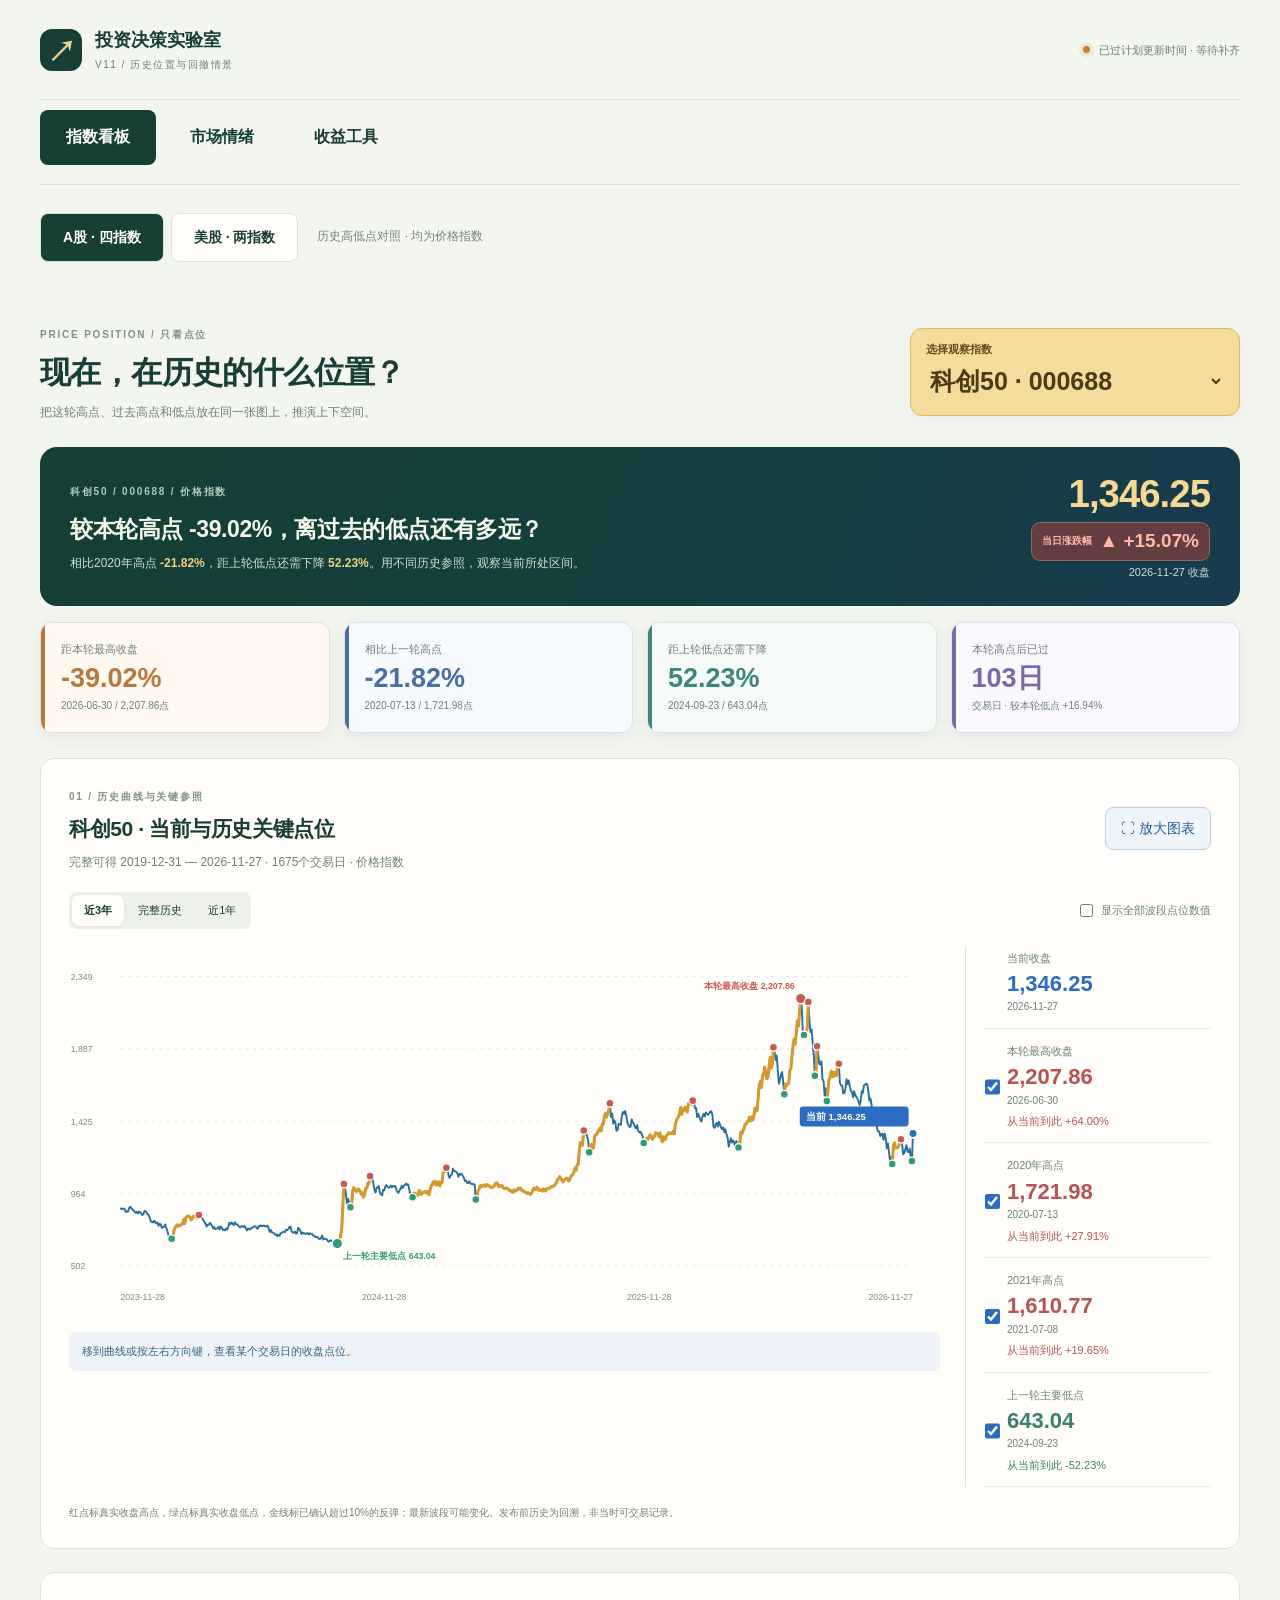
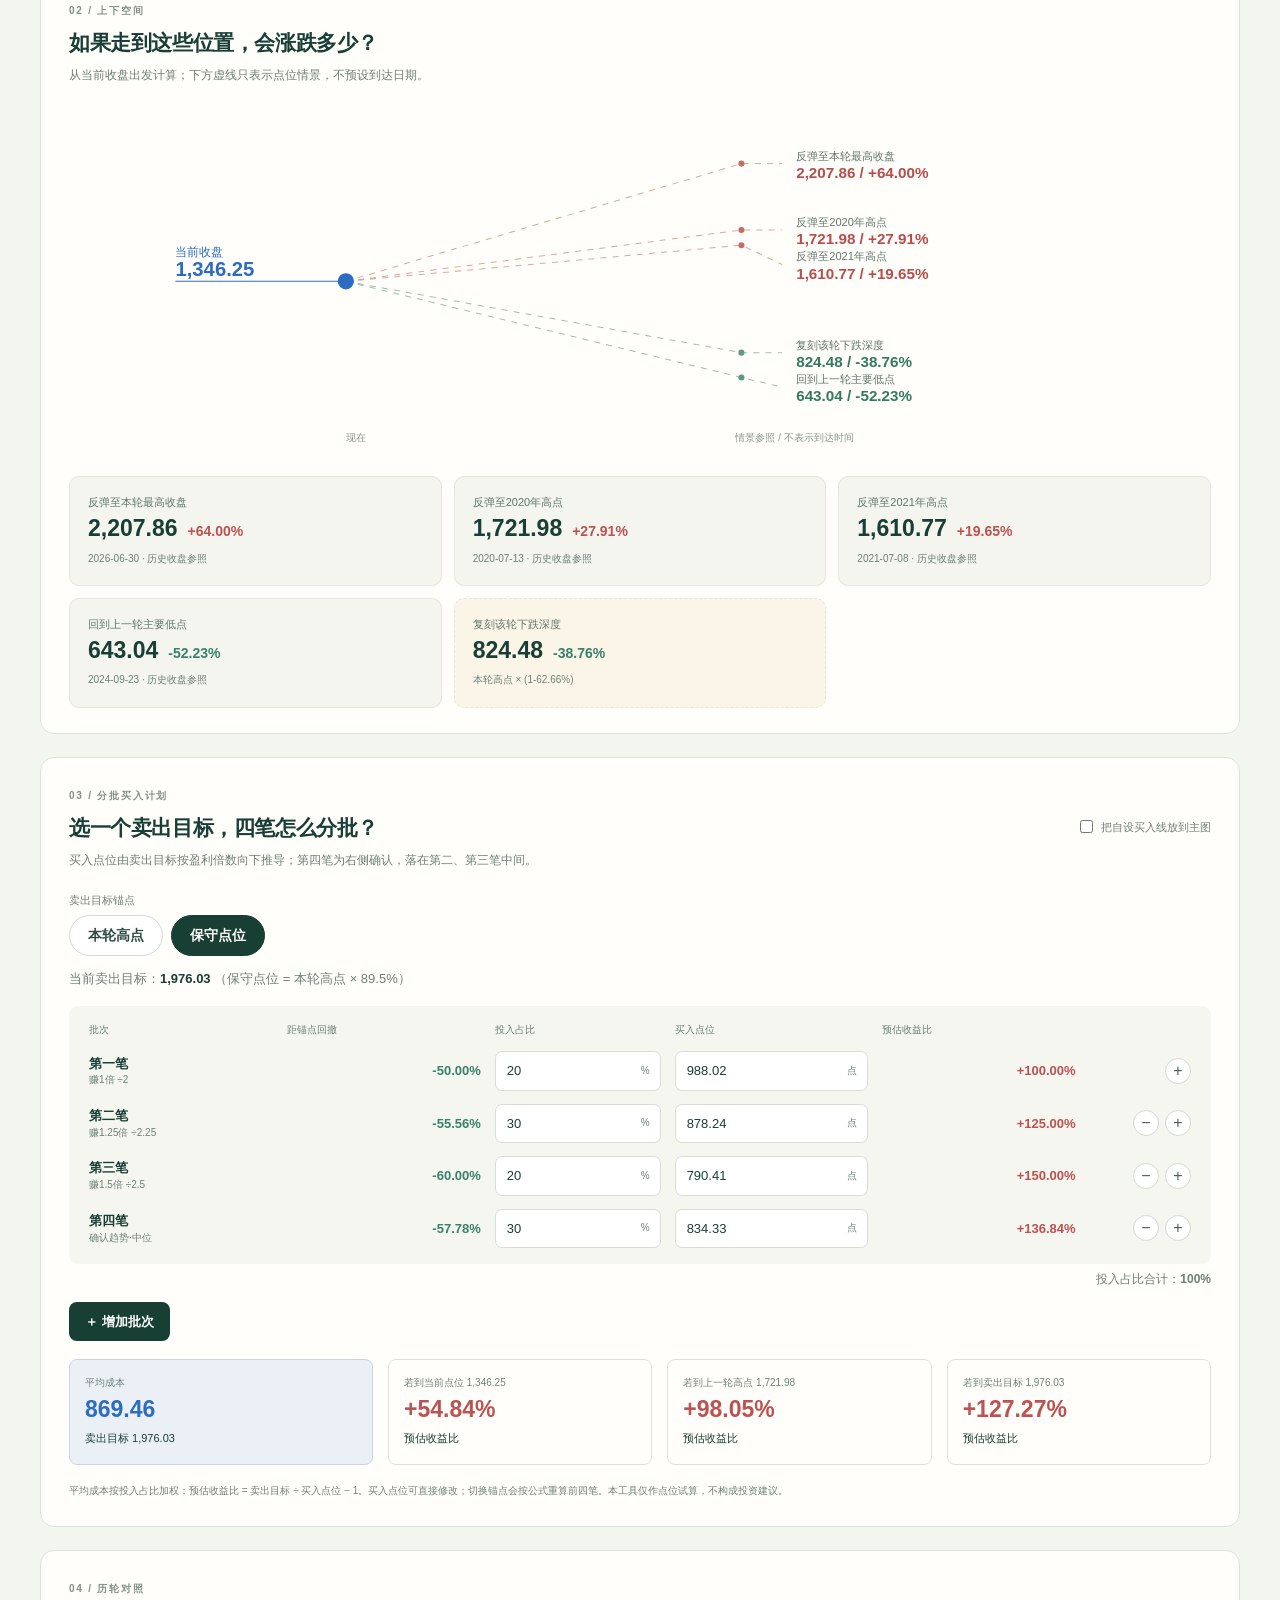
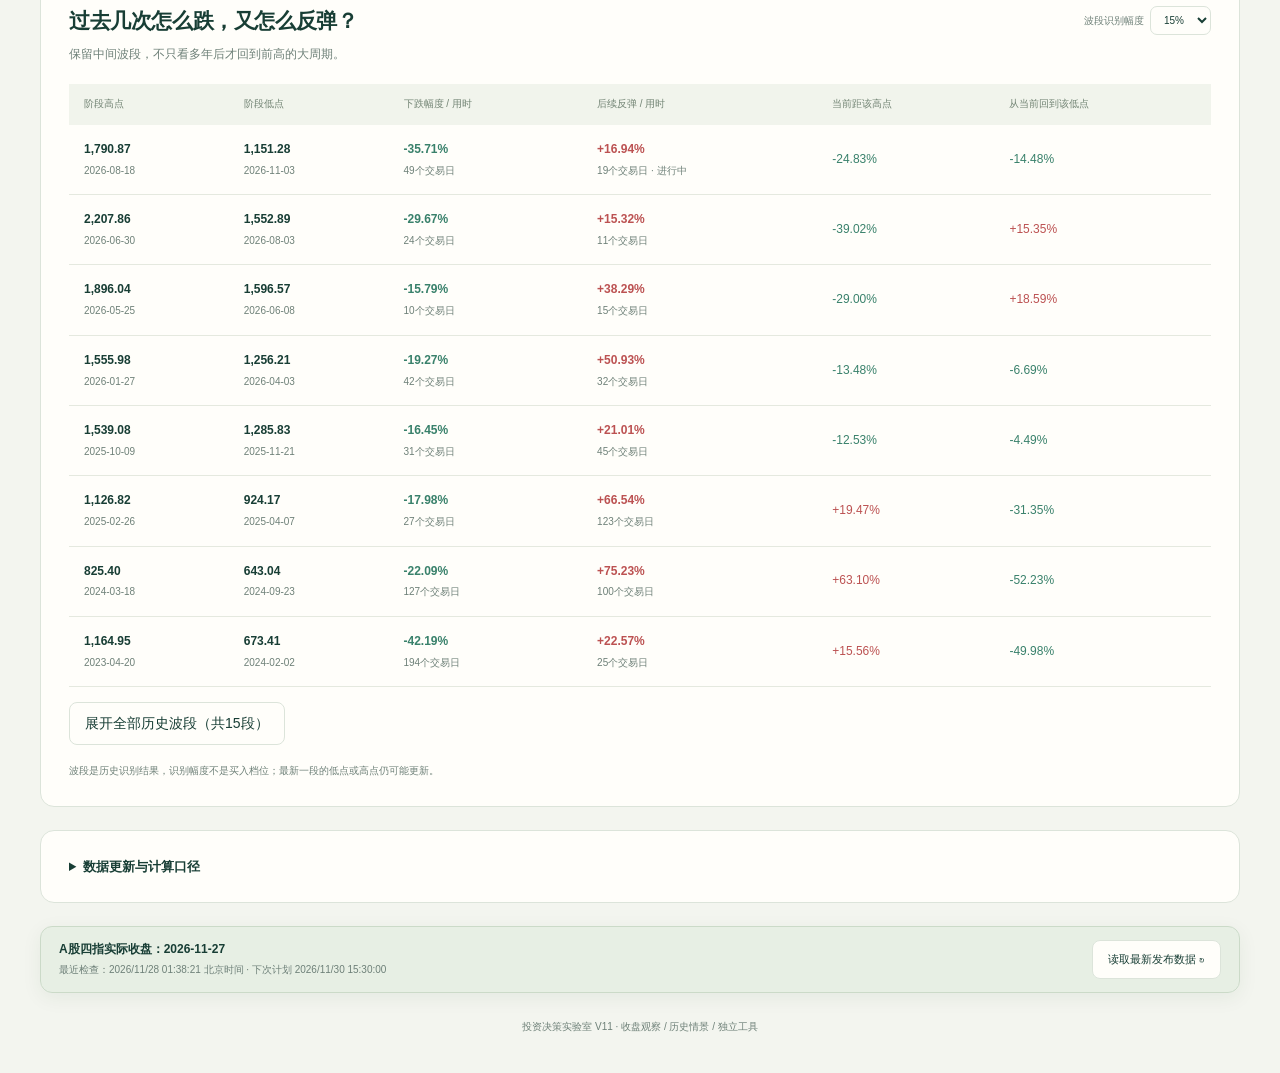
<file: index.html>
<!doctype html><html lang="zh-CN"><head><meta charset="utf-8"><meta name="viewport" content="width=device-width,initial-scale=1"><title>投资决策实验室 · V11</title><link rel="stylesheet" href="map-style.css?v=20261103r2"></head><body>
<header><a class="brand" href="#"><span class="brand-icon">↗</span><span>投资决策实验室<small>V11 / 历史位置与回撤情景</small></span></a><div class="status-pill"><i></i><span id="serviceState">正在连接每日收盘数据</span></div></header>
<main><nav class="main-nav" aria-label="主导航"><button data-page="indices" class="active">指数看板</button><button data-page="sentiment">市场情绪</button><button data-page="tools">收益工具</button></nav><div id="indicesPage"><div class="market-switch" role="group" aria-label="市场选择"><button data-market="cn" class="active">A股 · 四指数</button><button data-market="us">美股 · 两指数</button><span id="marketNote">历史高低点对照 · 均为价格指数</span></div><section class="intro"><div><span class="eyebrow">PRICE POSITION / 只看点位</span><h1>现在，在历史的什么位置？</h1><p id="introText">把这轮高点、过去高点和低点放在同一张图上，推演上下空间。</p></div><label class="index-picker">选择观察指数<select id="indexSelect" aria-label="选择观察指数"><option value="000688">科创50 · 000688</option><option value="000698">科创100 · 000698</option><option value="000699">科创200 · 000699</option><option value="399006">创业板指 · 399006</option></select></label></section>
<section id="daily" class="daily"></section><div id="metrics" class="metrics"></div>
<section class="panel map-panel"><div class="section-head"><div><span class="eyebrow">01 / 历史曲线与关键参照</span><h2 id="chartTitle">指数点位地图</h2><p id="chartDates"></p></div><button id="zoomButton" class="zoom-button">⛶ 放大图表</button></div><div class="chart-tools"><div id="ranges" class="segmented"><button data-range="three" class="active">近3年</button><button data-range="all" id="allRange">完整历史</button><button data-range="year">近1年</button></div><label class="check"><input type="checkbox" id="showStages"> 显示全部波段点位数值</label></div><div class="map-grid"><div class="plot-column"><div id="plot"></div><div class="chart-tip" id="chartTip" aria-live="polite">移到曲线或按左右方向键，查看某个交易日的收盘点位。</div></div><div id="anchorList" class="anchor-list"></div></div><div id="chinextCycles" class="cycle-grid" hidden></div><p class="chart-note" id="chartMethod"></p></section>
<section class="panel"><div class="section-head"><div><span class="eyebrow">02 / 上下空间</span><h2>如果走到这些位置，会涨跌多少？</h2><p>从当前收盘出发计算；下方虚线只表示点位情景，不预设到达日期。</p></div></div><div id="scenarioPlot"></div><div id="scenarioCards" class="scenario-cards"></div></section>
<section class="panel plan-panel"><div class="section-head"><div><span class="eyebrow">03 / 分批买入计划</span><h2>选一个卖出目标，四笔怎么分批？</h2><p>买入点位由卖出目标按盈利倍数向下推导；第四笔为右侧确认，落在第二、第三笔中间。</p></div></div><div class="plan-controls"><div class="plan-ctl"><span>卖出目标锚点</span><div class="anchor-btns"><button id="anchorHigh" class="anchor-btn" type="button">本轮高点</button><button id="anchorCons" class="anchor-btn active" type="button">保守点位</button></div></div></div><div class="anchor-hint">当前卖出目标：<b id="planAnchorVal">—</b> <span id="planAnchorNote"></span></div><div class="tranche-inputs" id="trancheInputs"></div><div class="sum" id="planSum">投入占比合计：<b id="planWSum">—</b></div><button class="add-batch" id="planAddBatch" type="button">＋ 增加批次</button><p id="planError" role="alert"></p><div id="planResult"></div><p class="chart-note">平均成本按投入占比加权；预估收益比 = 卖出目标 ÷ 买入点位 − 1。买入点位可直接修改；切换锚点会按公式重算前四笔。本工具仅作点位试算，不构成投资建议。</p></section>
<section class="panel" id="usEvidence" hidden></section><section class="panel"><div class="section-head"><div><span class="eyebrow">04 / 历轮对照</span><h2>过去几次怎么跌，又怎么反弹？</h2><p>保留中间波段，不只看多年后才回到前高的大周期。</p></div><label class="small-select">波段识别幅度<select id="waveSize"><option value="0.1">10%</option><option value="0.15" selected>15%</option><option value="0.2">20%</option></select></label></div><div id="historyTable" class="table-scroll"></div><p class="chart-note">波段是历史识别结果，识别幅度不是买入档位；最新一段的低点或高点仍可能更新。</p></section>
<details class="panel sources"><summary>数据更新与计算口径</summary><div id="sourceDetails"></div><p>A股收盘后半小时（北京时间15:30）检查；美股按交易日历的实际收盘后半小时检查，自动区分夏令时、冬令时和提前收市。</p><p>任务排队、数据源延迟会影响到达时间，页面保留真实收盘日期及错误状态。美股情景只平移历史跌幅，不预测最低点、收益或到达日期。普通／深度／恐慌是观察分类，不是已验证的买入信号。</p><p>A股四指数均为价格指数；创业板的2024年低点、2018年低点和2012年极端低点分别标注。所有金额试算均不计交易佣金。</p></details><div class="update-bar"><div><b id="updateLabel">读取数据中</b><small id="checkedLabel"></small></div><button id="refreshButton">检查最新收盘 ↻</button></div></div><section id="legacyPage" hidden><iframe id="legacyFrame" title="市场情绪与收益工具" sandbox="allow-scripts allow-same-origin allow-downloads"></iframe></section><footer>投资决策实验室 V11 · 收盘观察 / 历史情景 / 独立工具</footer></main>
<dialog id="zoom"><div class="dialog-head"><h2 id="zoomTitle"></h2><button id="closeZoom" aria-label="关闭放大图表">关闭 ×</button></div><div id="zoomPlot"></div><p class="chart-tip" id="zoomTip"></p></dialog>
<script src="price-core.js?v=20261103r2"></script><script src="wave-core.js?v=20261103r2"></script><script src="seed.js?v=20261103r2"></script><script src="price-view.js?v=20261115r2"></script></body></html>
</file>
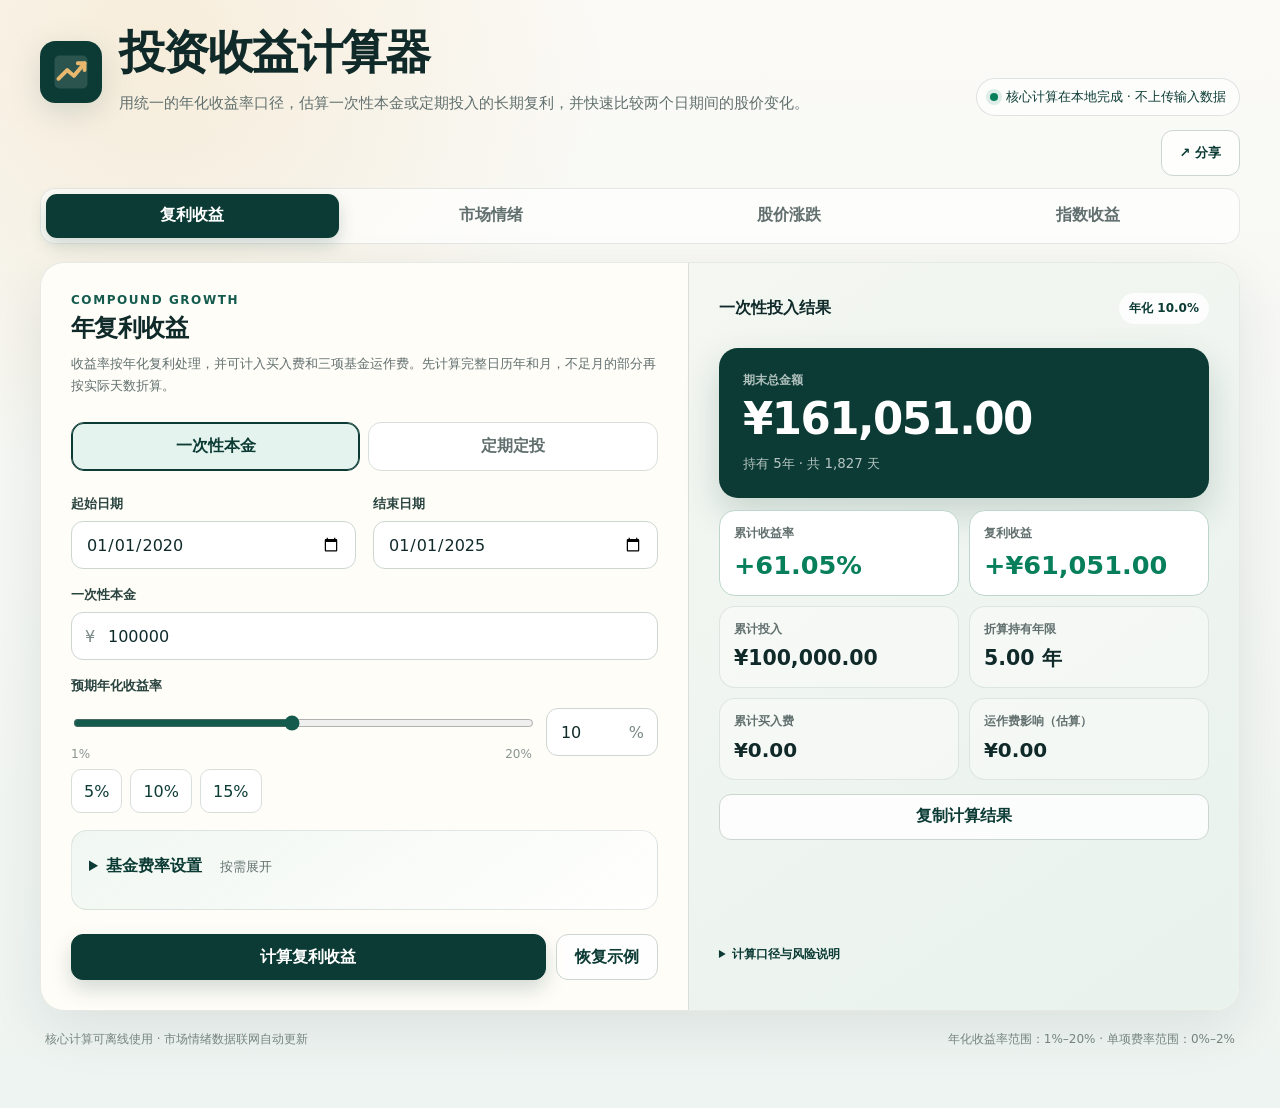
<file: legacy-calculator.html>
<!doctype html>
<html lang="zh-CN">
<head>
  <meta charset="utf-8">
  <meta name="viewport" content="width=device-width, initial-scale=1">
  <link rel="canonical" href="https://ggboy-01.github.io/compound-return-calculator/">
  <meta name="color-scheme" content="light">
  <meta name="theme-color" content="#0b3b34">
  <title>投资收益计算器</title>
  <meta name="description" content="计算一次性本金、定期定投的年复利收益和股价涨跌幅，并参考 VIX、VXN 的近5年分位调整定投金额。">
  <link rel="icon" href="data:image/svg+xml,%3Csvg xmlns='http://www.w3.org/2000/svg' viewBox='0 0 64 64'%3E%3Crect width='64' height='64' rx='16' fill='%230b3b34'/%3E%3Cpath d='M15 44V20a5 5 0 0 1 5-5h24a5 5 0 0 1 5 5v24a5 5 0 0 1-5 5H20a5 5 0 0 1-5-5Z' fill='%23fff' opacity='.13'/%3E%3Cpath d='m19 39 9-9 7 6 11-13' fill='none' stroke='%23e7b86d' stroke-width='4' stroke-linecap='round' stroke-linejoin='round'/%3E%3Cpath d='M39 23h7v7' fill='none' stroke='%23e7b86d' stroke-width='4' stroke-linecap='round' stroke-linejoin='round'/%3E%3C/svg%3E">
  <style>
    :root {
      --ink: #102a2a;
      --muted: #61706e;
      --forest: #0b3b34;
      --forest-2: #145b4e;
      --mint: #e5f3ee;
      --cream: #f7f3ea;
      --paper: #fffdf8;
      --line: #d8dfdb;
      --gold: #e7b86d;
      --rise: #087f5b;
      --fall: #c54136;
      --shadow: 0 18px 55px rgba(18, 44, 39, .09);
      --radius: 24px;
    }

    * { box-sizing: border-box; }

    html { scroll-behavior: smooth; }

    body {
      margin: 0;
      min-width: 320px;
      color: var(--ink);
      background:
        radial-gradient(circle at 12% 4%, rgba(231, 184, 109, .20), transparent 28rem),
        linear-gradient(180deg, #fbfaf6 0, #eef4f1 100%);
      font-family: "Segoe UI", "Microsoft YaHei", system-ui, -apple-system, sans-serif;
      font-variant-numeric: tabular-nums;
    }

    button, input, select { font: inherit; }

    button { cursor: pointer; }

    .shell {
      width: min(1120px, calc(100% - 32px));
      margin: 0 auto;
      padding: 44px 0 58px;
    }

    .hero {
      display: grid;
      grid-template-columns: minmax(0, 1fr) auto;
      gap: 32px;
      align-items: end;
      margin-bottom: 28px;
    }

    .brand { display: flex; align-items: center; gap: 17px; }

    .logo {
      width: 62px;
      height: 62px;
      flex: 0 0 auto;
      filter: drop-shadow(0 9px 15px rgba(11, 59, 52, .15));
    }

    h1 {
      margin: 0;
      font-family: Georgia, "Songti SC", "STSong", serif;
      font-size: clamp(30px, 4vw, 46px);
      letter-spacing: -.035em;
      line-height: 1.08;
    }

    .subtitle {
      max-width: 720px;
      margin: 12px 0 0;
      color: var(--muted);
      font-size: 15px;
      line-height: 1.75;
    }

    .privacy {
      display: inline-flex;
      align-items: center;
      gap: 8px;
      padding: 9px 13px;
      border: 1px solid rgba(11, 59, 52, .13);
      border-radius: 999px;
      color: var(--forest);
      background: rgba(255, 255, 255, .62);
      font-size: 13px;
      white-space: nowrap;
    }

    .share-site {
      display: flex;
      flex-wrap: wrap;
      align-items: center;
      gap: 12px;
      margin: 0 0 24px;
      color: var(--muted);
      font-size: 13px;
      line-height: 1.6;
    }
    .share-site a { color: var(--forest); overflow-wrap: anywhere; }
    .share-site .copy-btn { width: auto; margin: 0; }
    .share-site p { flex-basis: 100%; margin: 0; }
    [hidden] { display: none !important; }

    .privacy::before {
      width: 8px;
      height: 8px;
      border-radius: 50%;
      background: var(--rise);
      content: "";
      box-shadow: 0 0 0 4px rgba(8, 127, 91, .12);
    }

    .main-tabs {
      display: flex;
      gap: 6px;
      width: fit-content;
      margin: 0 0 18px;
      padding: 5px;
      border: 1px solid rgba(11, 59, 52, .10);
      border-radius: 15px;
      background: rgba(255, 255, 255, .65);
    }

    .tab-btn {
      min-width: 138px;
      padding: 11px 17px;
      border: 0;
      border-radius: 11px;
      color: var(--muted);
      background: transparent;
      font-weight: 650;
      transition: .2s ease;
    }

    .tab-btn[aria-selected="true"] {
      color: white;
      background: var(--forest);
      box-shadow: 0 7px 17px rgba(11, 59, 52, .18);
    }

    .panel {
      overflow: hidden;
      border: 1px solid rgba(11, 59, 52, .10);
      border-radius: var(--radius);
      background: rgba(255, 253, 248, .96);
      box-shadow: var(--shadow);
    }

    .panel[hidden], .mode-panel[hidden] { display: none; }

    .panel-grid {
      display: grid;
      grid-template-columns: minmax(0, 1.08fr) minmax(360px, .92fr);
      min-height: 590px;
    }

    .form-side { padding: 30px; }

    .result-side {
      display: flex;
      flex-direction: column;
      padding: 30px;
      border-left: 1px solid var(--line);
      background: linear-gradient(145deg, #f4f7f2 0%, #e9f2ed 100%);
    }

    .section-kicker {
      margin: 0 0 5px;
      color: var(--forest-2);
      font-size: 12px;
      font-weight: 750;
      letter-spacing: .13em;
      text-transform: uppercase;
    }

    h2 { margin: 0; font-size: 24px; letter-spacing: -.025em; }

    .section-desc {
      margin: 9px 0 25px;
      color: var(--muted);
      font-size: 13px;
      line-height: 1.7;
    }

    .mode-switch {
      display: grid;
      grid-template-columns: 1fr 1fr;
      gap: 8px;
      margin-bottom: 24px;
    }

    .mode-btn {
      padding: 13px 14px;
      border: 1px solid var(--line);
      border-radius: 13px;
      color: var(--muted);
      background: white;
      font-weight: 700;
    }

    .mode-btn[aria-selected="true"] {
      border-color: var(--forest);
      color: var(--forest);
      background: var(--mint);
      box-shadow: inset 0 0 0 1px var(--forest);
    }

    .fields {
      display: grid;
      grid-template-columns: repeat(2, minmax(0, 1fr));
      gap: 17px;
    }

    .field { min-width: 0; }
    .field.full { grid-column: 1 / -1; }

    label {
      display: block;
      margin: 0 0 8px;
      color: #29433f;
      font-size: 13px;
      font-weight: 700;
    }

    .input-wrap { position: relative; }

    input, select {
      width: 100%;
      min-height: 48px;
      border: 1px solid #ccd7d2;
      border-radius: 12px;
      outline: none;
      color: var(--ink);
      background: #fff;
      transition: border-color .15s, box-shadow .15s;
    }

    input { padding: 11px 14px; }
    select { padding: 11px 38px 11px 14px; }

    input:focus, select:focus {
      border-color: var(--forest-2);
      box-shadow: 0 0 0 4px rgba(20, 91, 78, .11);
    }

    input.invalid { border-color: var(--fall); }

    .prefix, .suffix {
      position: absolute;
      top: 50%;
      color: #7a8986;
      pointer-events: none;
      transform: translateY(-50%);
    }

    .prefix { left: 14px; }
    .suffix { right: 14px; }
    .with-prefix { padding-left: 36px; }
    .with-suffix { padding-right: 42px; }

    .range-row {
      display: grid;
      grid-template-columns: minmax(0, 1fr) 104px;
      gap: 14px;
      align-items: center;
    }

    input[type="range"] {
      min-height: 36px;
      padding: 0;
      border: 0;
      border-radius: 0;
      accent-color: var(--forest-2);
      box-shadow: none;
    }

    .range-labels {
      display: flex;
      justify-content: space-between;
      margin-top: 2px;
      color: #899591;
      font-size: 11px;
    }

    .field-note {
      margin-top: 7px;
      color: #7a8986;
      font-size: 11px;
      line-height: 1.55;
    }

    .fee-card {
      grid-column: 1 / -1;
      padding: 17px;
      border: 1px solid rgba(11, 59, 52, .11);
      border-radius: 16px;
      background: linear-gradient(145deg, rgba(235, 244, 239, .72), rgba(255, 255, 255, .82));
    }

    .fee-head {
      display: flex;
      align-items: flex-start;
      justify-content: space-between;
      gap: 14px;
      margin-bottom: 14px;
    }

    .fee-head h3 { margin: 0; font-size: 15px; }

    .fee-head p {
      margin: 4px 0 0;
      color: var(--muted);
      font-size: 11px;
      line-height: 1.5;
    }

    .fee-total {
      flex: 0 0 auto;
      padding: 7px 10px;
      border-radius: 999px;
      color: var(--forest);
      background: white;
      font-size: 11px;
      font-weight: 700;
      white-space: nowrap;
    }

    .fee-grid {
      display: grid;
      grid-template-columns: repeat(2, minmax(0, 1fr));
      gap: 12px;
    }

    .fee-grid label {
      min-height: 18px;
      margin-bottom: 6px;
      font-size: 12px;
    }

    .fee-note {
      margin: 12px 0 0;
      color: #697a76;
      font-size: 11px;
      line-height: 1.55;
    }

    .actions { display: flex; gap: 10px; margin-top: 24px; }

    .primary, .secondary, .copy-btn {
      min-height: 46px;
      padding: 11px 18px;
      border-radius: 12px;
      font-weight: 750;
    }

    .primary {
      flex: 1;
      border: 1px solid var(--forest);
      color: white;
      background: var(--forest);
      box-shadow: 0 9px 20px rgba(11, 59, 52, .18);
    }

    .primary:hover { background: #104a41; }

    .secondary, .copy-btn {
      border: 1px solid #cbd6d1;
      color: var(--forest);
      background: rgba(255, 255, 255, .82);
    }

    .summary-top {
      display: flex;
      align-items: center;
      justify-content: space-between;
      gap: 16px;
      margin-bottom: 24px;
    }

    .summary-top h3 { margin: 0; font-size: 16px; }

    .rate-pill {
      padding: 7px 10px;
      border-radius: 999px;
      color: var(--forest);
      background: rgba(255, 255, 255, .8);
      font-size: 12px;
      font-weight: 750;
    }

    .hero-result {
      padding: 23px;
      border: 1px solid rgba(11, 59, 52, .11);
      border-radius: 19px;
      background: var(--forest);
      color: white;
      box-shadow: 0 15px 36px rgba(11, 59, 52, .18);
    }

    .hero-result .eyebrow { color: rgba(255, 255, 255, .68); }

    .eyebrow {
      display: block;
      margin-bottom: 8px;
      color: var(--muted);
      font-size: 12px;
      font-weight: 650;
    }

    .big-number {
      display: block;
      overflow-wrap: anywhere;
      font-family: "Segoe UI", "Microsoft YaHei", system-ui, sans-serif;
      font-feature-settings: "lnum" 1, "tnum" 1;
      font-size: clamp(34px, 5vw, 48px);
      font-weight: 760;
      line-height: 1.05;
      letter-spacing: -.035em;
    }

    .hero-result small {
      display: block;
      margin-top: 11px;
      color: rgba(255, 255, 255, .7);
      line-height: 1.55;
    }

    .metrics {
      display: grid;
      grid-template-columns: repeat(2, minmax(0, 1fr));
      gap: 11px;
      margin-top: 12px;
    }

    .metric {
      min-height: 105px;
      padding: 17px;
      border: 1px solid rgba(11, 59, 52, .10);
      border-radius: 16px;
      background: rgba(255, 255, 255, .72);
    }

    .metric strong {
      display: block;
      overflow-wrap: anywhere;
      color: var(--ink);
      font-size: 23px;
      line-height: 1.2;
    }

    .metric strong.positive { color: var(--rise); }
    .metric strong.negative { color: var(--fall); }
    .metric.fee-metric strong { font-size: 20px; }

    .result-note {
      margin: auto 0 0;
      padding-top: 20px;
      color: #657571;
      font-size: 11px;
      line-height: 1.65;
    }

    .copy-btn { width: 100%; margin-top: 14px; }

    .copy-btn.copied { border-color: var(--rise); color: var(--rise); }

    .error-box {
      display: none;
      margin-top: 14px;
      padding: 11px 13px;
      border: 1px solid rgba(197, 65, 54, .22);
      border-radius: 10px;
      color: #a62d26;
      background: #fff0ee;
      font-size: 12px;
      line-height: 1.5;
    }

    .error-box.show { display: block; }

    .method-card {
      margin-top: 18px;
      padding: 18px 20px;
      border: 1px solid rgba(11, 59, 52, .09);
      border-radius: 17px;
      background: rgba(255, 255, 255, .55);
      color: var(--muted);
      font-size: 12px;
      line-height: 1.7;
    }

    .method-card strong { color: var(--ink); }

    .sentiment-wrap { padding: 30px; }

    .sentiment-head {
      display: flex;
      align-items: flex-end;
      justify-content: space-between;
      gap: 24px;
      margin-bottom: 22px;
    }

    .sentiment-head .section-desc { max-width: 720px; margin-bottom: 0; }

    .live-badge {
      display: inline-flex;
      align-items: center;
      gap: 8px;
      padding: 8px 11px;
      border-radius: 999px;
      color: var(--forest);
      background: var(--mint);
      font-size: 12px;
      font-weight: 750;
      white-space: nowrap;
    }

    .live-badge::before {
      width: 7px;
      height: 7px;
      border-radius: 50%;
      background: var(--rise);
      content: "";
    }

    .sentiment-switch {
      display: grid;
      grid-template-columns: repeat(2, minmax(0, 1fr));
      gap: 9px;
      max-width: 650px;
      margin-bottom: 18px;
    }

    .sentiment-index-btn {
      padding: 13px 18px;
      border: 1px solid var(--line);
      border-radius: 13px;
      color: var(--muted);
      background: white;
      font-weight: 750;
    }

    .sentiment-index-btn[aria-selected="true"] {
      border-color: var(--forest);
      color: white;
      background: var(--forest);
      box-shadow: 0 8px 18px rgba(11, 59, 52, .16);
    }

    .sentiment-layout {
      display: grid;
      grid-template-columns: minmax(0, 1.05fr) minmax(330px, .95fr);
      gap: 16px;
      align-items: stretch;
    }

    .sentiment-card {
      padding: 24px;
      border: 1px solid var(--line);
      border-radius: 20px;
      background: white;
    }

    .sentiment-quote {
      color: white;
      border-color: transparent;
      background: linear-gradient(145deg, #0b3b34 0%, #145b4e 100%);
    }

    .sentiment-quote-head {
      display: flex;
      align-items: flex-start;
      justify-content: space-between;
      gap: 16px;
    }

    .sentiment-quote h3 { margin: 0; font-size: 21px; }

    .sentiment-quote .quote-subtitle {
      margin: 6px 0 0;
      color: rgba(255, 255, 255, .68);
      font-size: 12px;
    }

    .indicator-tag {
      padding: 7px 10px;
      border-radius: 999px;
      color: var(--forest);
      background: var(--gold);
      font-size: 12px;
      font-weight: 850;
    }

    .quote-main {
      display: flex;
      align-items: flex-end;
      gap: 14px;
      margin: 28px 0 22px;
    }

    .quote-main strong {
      font-family: "Segoe UI", "Microsoft YaHei", system-ui, -apple-system, sans-serif;
      font-size: clamp(43px, 7vw, 66px);
      font-weight: 760;
      font-variant-numeric: lining-nums tabular-nums;
      font-feature-settings: "lnum" 1, "tnum" 1;
      line-height: 1;
      letter-spacing: -.025em;
    }

    .quote-context {
      display: flex;
      flex-direction: column;
      align-items: flex-start;
      gap: 7px;
      min-width: 0;
    }

    .quote-change {
      font-size: 14px;
      font-weight: 750;
    }

    .quote-change.positive { color: #79ddb7; }
    .quote-change.negative { color: #ff9e96; }

    .previous-close {
      display: inline-flex;
      flex-wrap: wrap;
      align-items: baseline;
      gap: 5px;
      padding: 6px 9px;
      border: 1px solid rgba(255, 255, 255, .14);
      border-radius: 9px;
      color: rgba(255, 255, 255, .68);
      background: rgba(255, 255, 255, .08);
      font-size: 11px;
      line-height: 1.25;
    }

    .previous-close b {
      color: white;
      font-size: 13px;
      font-variant-numeric: lining-nums tabular-nums;
    }

    .previous-close small { opacity: .78; }

    .reference-index-close {
      display: grid;
      grid-template-columns: minmax(0, 1fr) auto;
      gap: 12px;
      align-items: center;
      margin: -4px 0 18px;
      padding: 13px 14px;
      border: 1px solid rgba(255, 255, 255, .16);
      border-radius: 13px;
      background: rgba(255, 255, 255, .10);
    }

    .reference-index-close span,
    .reference-index-close small {
      display: block;
      color: rgba(255, 255, 255, .66);
      font-size: 11px;
    }

    .reference-index-close strong {
      display: block;
      margin-top: 4px;
      font-family: "Segoe UI", "Microsoft YaHei", system-ui, -apple-system, sans-serif;
      font-size: 21px;
      font-weight: 760;
      font-variant-numeric: lining-nums tabular-nums;
      font-feature-settings: "lnum" 1, "tnum" 1;
      line-height: 1.1;
    }

    .reference-index-close small { text-align: right; }

    .sentiment-stat-grid {
      display: grid;
      grid-template-columns: repeat(3, minmax(0, 1fr));
      gap: 9px;
    }

    .sentiment-stat {
      padding: 13px;
      border: 1px solid rgba(255, 255, 255, .13);
      border-radius: 13px;
      background: rgba(255, 255, 255, .08);
    }

    .sentiment-stat span {
      display: block;
      margin-bottom: 5px;
      color: rgba(255, 255, 255, .62);
      font-size: 10px;
    }

    .sentiment-stat strong { font-size: 16px; }

    .sentiment-gauge { margin-top: 22px; }

    .gauge-track {
      position: relative;
      display: grid;
      grid-template-columns: repeat(6, 1fr);
      gap: 3px;
      height: 11px;
    }

    .gauge-track i { border-radius: 999px; }
    .gauge-track i:nth-child(1) { background: #4c9d80; }
    .gauge-track i:nth-child(2) { background: #79b588; }
    .gauge-track i:nth-child(3) { background: #d5c76a; }
    .gauge-track i:nth-child(4) { background: #df9e56; }
    .gauge-track i:nth-child(5) { background: #d97052; }
    .gauge-track i:nth-child(6) { background: #bd493f; }

    .gauge-marker {
      position: absolute;
      top: -6px;
      width: 4px;
      height: 23px;
      border-radius: 4px;
      background: white;
      box-shadow: 0 0 0 2px rgba(11, 59, 52, .45);
      transform: translateX(-50%);
      transition: left .25s ease;
    }

    .gauge-labels {
      display: flex;
      justify-content: space-between;
      margin-top: 8px;
      color: rgba(255, 255, 255, .62);
      font-size: 10px;
    }

    .sentiment-card h3 { margin: 0 0 7px; }

    .sentiment-card-desc {
      margin: 0 0 18px;
      color: var(--muted);
      font-size: 12px;
      line-height: 1.65;
    }

    .sentiment-formula {
      margin: 14px 0 0;
      padding: 11px 13px;
      border-radius: 12px;
      color: var(--forest);
      background: var(--mint);
      font-size: 12px;
      line-height: 1.55;
    }

    .suggested-amount {
      margin: 18px 0 0;
      padding: 20px;
      border-radius: 17px;
      color: white;
      background: var(--forest);
    }

    .suggested-amount span { display: block; font-size: 12px; opacity: .68; }

    .suggested-amount strong {
      display: block;
      margin: 7px 0 3px;
      font-family: "Segoe UI", "Microsoft YaHei", system-ui, -apple-system, sans-serif;
      font-size: clamp(34px, 5vw, 48px);
      font-weight: 760;
      font-variant-numeric: lining-nums tabular-nums;
      font-feature-settings: "lnum" 1, "tnum" 1;
      line-height: 1;
      letter-spacing: -.025em;
    }

    .suggested-amount small { color: rgba(255, 255, 255, .72); }

    .update-policy {
      display: grid;
      grid-template-columns: repeat(3, minmax(0, 1fr));
      gap: 10px;
      margin-top: 16px;
    }

    .update-item {
      padding: 15px;
      border: 1px solid var(--line);
      border-radius: 14px;
      background: rgba(255, 255, 255, .58);
    }

    .update-item span {
      display: block;
      margin-bottom: 5px;
      color: var(--muted);
      font-size: 10px;
    }

    .update-item strong { font-size: 13px; line-height: 1.45; }

    .update-item small {
      display: block;
      margin-top: 6px;
      color: var(--muted);
      font-size: 10px;
      line-height: 1.45;
    }

    .sentiment-source {
      margin: 15px 2px 0;
      color: var(--muted);
      font-size: 11px;
      line-height: 1.65;
    }

    .sentiment-source a { color: var(--forest-2); text-underline-offset: 2px; }

    .sentiment-error {
      display: none;
      margin-bottom: 16px;
      padding: 11px 13px;
      border: 1px solid rgba(197, 65, 54, .22);
      border-radius: 10px;
      color: #a62d26;
      background: #fff0ee;
      font-size: 12px;
    }

    .sentiment-error.show { display: block; }

    .history-wrap { padding: 30px; }

    .history-head {
      display: flex;
      align-items: flex-end;
      justify-content: space-between;
      gap: 24px;
      margin-bottom: 22px;
    }

    .history-head .section-desc { max-width: 700px; margin-bottom: 0; }

    .history-legend {
      display: flex;
      align-items: center;
      gap: 14px;
      color: var(--muted);
      font-size: 12px;
      white-space: nowrap;
    }

    .history-legend span { display: inline-flex; align-items: center; gap: 6px; }

    .history-legend i {
      width: 10px;
      height: 10px;
      border-radius: 3px;
      display: inline-block;
    }

    .history-legend .up { background: #B04A41; }
    .history-legend .down { background: #639064; }

    .index-switch {
      display: grid;
      grid-template-columns: repeat(5, minmax(0, 1fr));
      gap: 9px;
      max-width: 100%;
      margin-bottom: 22px;
    }

    .index-btn {
      padding: 13px 18px;
      border: 1px solid var(--line);
      border-radius: 13px;
      color: var(--muted);
      background: white;
      font-weight: 750;
    }

    .index-btn[aria-selected="true"] {
      border-color: var(--forest);
      color: white;
      background: var(--forest);
      box-shadow: 0 8px 18px rgba(11, 59, 52, .16);
    }

    .index-view[hidden] { display: none; }

    .index-title-row {
      display: flex;
      align-items: end;
      justify-content: space-between;
      gap: 18px;
      margin-bottom: 15px;
    }

    .index-title-row h3 { margin: 0; font-size: 22px; }

    .index-title-row p {
      margin: 5px 0 0;
      color: var(--muted);
      font-size: 12px;
    }

    .history-period {
      padding: 7px 10px;
      border-radius: 999px;
      color: var(--forest);
      background: var(--mint);
      font-size: 12px;
      font-weight: 750;
      white-space: nowrap;
    }

    .return-grid {
      display: grid;
      grid-template-columns: repeat(5, minmax(0, 1fr));
      gap: 10px;
    }

    .return-cell {
      display: flex;
      min-height: 84px;
      flex-direction: column;
      align-items: center;
      justify-content: center;
      padding: 12px 8px;
      border: 1px solid transparent;
      border-radius: 12px;
      color: #fff;
      text-align: center;
    }

    .return-cell.gain { background: #B04A41; }
    .return-cell.loss { background: #639064; }
    .return-cell.flat { background: #78827f; }

    .return-year {
      margin-bottom: 6px;
      font-size: 12px;
      font-weight: 700;
      letter-spacing: .03em;
      color: rgba(255, 255, 255, .72);
      line-height: 1;
    }

    .return-rate {
      margin-top: 6px;
      font-size: clamp(15px, 1.9vw, 20px);
      font-weight: 800;
      line-height: 1.1;
      letter-spacing: -.01em;
    }

    .return-close {
      margin-top: 5px;
      font-size: 11px;
      color: rgba(255, 255, 255, .88);
      line-height: 1;
    }

    .history-range {
      display: flex;
      flex-wrap: wrap;
      align-items: center;
      gap: 12px;
      margin: 16px 0 20px;
    }
    .history-range label { display: flex; align-items: center; gap: 8px; }
    .history-range select { width: auto; min-width: 100px; }
    .history-range .copy-btn { margin: 0; width: auto; }
    .history-range-note { flex-basis: 100%; margin: 0; color: var(--muted); font-size: 13px; line-height: 1.7; }

    .history-summary {
      display: grid;
      grid-template-columns: repeat(3, minmax(0, 1fr));
      gap: 11px;
      margin-top: 13px;
    }

    .history-stat {
      padding: 18px;
      border: 1px solid var(--line);
      border-radius: 15px;
      background: #fff;
    }

    .history-stat span {
      display: block;
      margin-bottom: 7px;
      color: var(--muted);
      font-size: 12px;
    }

    .history-stat strong {
      color: var(--forest);
      font-size: 25px;
      line-height: 1.15;
    }

    .history-source {
      margin: 15px 2px 0;
      color: var(--muted);
      font-size: 11px;
      line-height: 1.65;
    }

    .history-source a { color: var(--forest-2); text-underline-offset: 2px; }

    footer {
      display: flex;
      justify-content: space-between;
      gap: 24px;
      margin-top: 18px;
      padding: 0 5px;
      color: #768480;
      font-size: 11px;
      line-height: 1.6;
    }

    @media (max-width: 840px) {
      .hero { grid-template-columns: 1fr; gap: 16px; }
      .privacy { width: fit-content; }
      .panel-grid { grid-template-columns: 1fr; }
      .result-side { border-top: 1px solid var(--line); border-left: 0; }
      .history-head { align-items: flex-start; flex-direction: column; }
      .sentiment-head { align-items: flex-start; flex-direction: column; }
      .sentiment-layout { grid-template-columns: 1fr; }
      .return-grid { grid-template-columns: repeat(5, minmax(0, 1fr)); }
    }

    @media (max-width: 570px) {
      .shell { width: min(100% - 20px, 1120px); padding-top: 24px; }
      .brand { align-items: flex-start; }
      .logo { width: 52px; height: 52px; }
      .main-tabs { width: 100%; }
      .tab-btn { min-width: 0; flex: 1; padding-inline: 9px; }
      .form-side, .result-side { padding: 22px 18px; }
      .history-wrap { padding: 22px 18px; }
      .sentiment-wrap { padding: 22px 18px; }
      .fields { grid-template-columns: 1fr; }
      .field.full { grid-column: auto; }
      .metrics { grid-template-columns: 1fr; }
      .index-title-row { align-items: flex-start; flex-direction: column; }
      .index-switch { grid-template-columns: repeat(2, minmax(0, 1fr)); }
      .return-grid { grid-template-columns: repeat(5, minmax(0, 1fr)); gap: 8px; padding: 10px; }
      .return-cell { min-height: 74px; padding-inline: 8px; }
      .history-summary { grid-template-columns: 1fr; }
      .sentiment-stat-grid, .update-policy { grid-template-columns: 1fr; }
      .sentiment-switch { grid-template-columns: 1fr; }
      .quote-main { align-items: flex-start; flex-direction: column; gap: 12px; }
      .reference-index-close { grid-template-columns: 1fr; }
      .reference-index-close small { text-align: left; }
      .actions { flex-direction: column; }
      .fee-card { padding: 15px; }
      .fee-head { align-items: flex-start; flex-direction: column; gap: 8px; }
      .fee-total { align-self: flex-start; }
      footer { flex-direction: column; gap: 5px; }
    }

    @media (prefers-reduced-motion: reduce) {
      * { scroll-behavior: auto !important; transition: none !important; }
    }

    /* Responsive reading and interaction refinements */
    .shell { max-width: 1200px; width: calc(100% - 40px); padding-top: 28px; }
    .hero { margin-bottom: 14px; }
    .share-site { justify-content: flex-end; margin-bottom: 12px; }
    .share-site:has(#shareSiteStatus:empty) #shareSiteStatus { display: none; }
    .main-tabs { display: flex; width: 100%; max-width: none; }
    .tab-btn { flex: 1; white-space: nowrap; }
    button, select, summary { min-height: 44px; }
    button:hover { filter: brightness(.96); }
    button:active { transform: translateY(1px); }
    :is(button, input, select, summary, a):focus-visible { outline: 3px solid #c58b35; outline-offset: 3px; }
    .panel { scroll-margin-top: 16px; }
    .panel-grid > *, .field, .input-wrap { min-width: 0; }
    .fee-card summary, .method-card summary, .result-note summary { cursor: pointer; font-weight: 700; padding: 8px 0; color: var(--forest); }
    .fee-card summary small { font-weight: 400; margin-left: 12px; color: var(--muted); }
    .fee-head { margin-top: 12px; }
    .result-note, .method-card, footer { font-size: 12px; line-height: 1.7; }
    .range-row { grid-template-columns: minmax(0, 1fr) 112px; }
    .range-labels { font-size: 12px; }
    .field:has(.rate-presets) { display:flex; flex-direction:column; }
    .rate-presets { display:flex; gap:8px; order:3; margin-top:8px; }
    .range-row { width:100%; }
    .rate-presets button { border:1px solid var(--line); background:white; color:var(--forest); border-radius:10px; padding:6px 12px; }
    .metrics { grid-template-columns: repeat(2,minmax(0,1fr)); gap:10px; }
    .metric { padding:14px; min-height:82px; background:rgba(255,255,255,.4); }
    .metric strong { font-size:clamp(16px,1.6vw,22px); overflow-wrap:anywhere; }
    .core-metric { background:white; border-color:#bdd6cd; }
    .core-metric strong { font-size:clamp(20px,2vw,28px); }
    .big-number { font-size:clamp(30px,3.4vw,48px); overflow-wrap:anywhere; }
    .reference-value { display:flex; align-items:baseline; flex-wrap:wrap; gap:12px; margin:6px 0; }
    .index-up { color:#ffb3a6; }
    .index-down { color:#90e5c4; }
    #sentimentReferencePrevious { font-size:12px; line-height:1.6; }
    .gauge-track { height:16px; }
    .suggested-amount { margin-top:16px; }
    .sentiment-formula { margin-top:16px; font-size:12px; line-height:1.7; }
    .history-summary { grid-template-columns:repeat(3,minmax(0,1fr)); }
    .history-stat { display:flex; flex-direction:column-reverse; gap:8px; padding:16px; justify-content:flex-end; }
    .history-stat strong { font-size:clamp(18px,2.4vw,30px); overflow-wrap:anywhere; }
    .history-stat span { font-size:12px; line-height:1.5; }
    .history-range { gap:10px; }
    .return-grid { background:transparent; padding:0; gap:10px; }
    .return-cell, .return-cell.gain, .return-cell.loss, .return-cell.flat { color:#fff; box-shadow:none; border-radius:12px; }
    .history-empty { grid-column:1/-1; padding:24px; color:var(--muted); }
    @media(max-width:840px) {
      .hero { gap:10px; }
      .subtitle { font-size:13px; line-height:1.6; margin-top:8px; }
      .history-range { align-items:flex-start; }
      .result-side { padding-top:24px; }
    }
    @media(max-width:570px) {
      .shell { width:calc(100% - 32px); padding-top:18px; }
      h1 { font-size:26px; }
      h2 { font-size:24px; }
      .logo { width:40px; height:40px; }
      .brand { gap:10px; }
      .privacy { font-size:11px; white-space:normal; }
      .share-site { margin-top:-4px; margin-bottom:8px; }
      button, select, summary, input:not([type=range]) { min-height:48px; }
      .main-tabs, .index-switch, .sentiment-switch { display:flex; overflow-x:auto; max-width:100%; gap:6px; scrollbar-width:thin; }
      .main-tabs .tab-btn, .index-switch .index-btn, .sentiment-switch .sentiment-index-btn { flex:0 0 auto; min-width:96px; padding:10px 14px; }
      .mode-switch { display:flex; }
      .mode-btn { flex:1; }
      .form-side, .result-side, .history-wrap, .sentiment-wrap { padding:20px 16px; }
      .section-desc { font-size:13px; line-height:1.7; }
      .fields { grid-template-columns:repeat(2,minmax(0,1fr)); gap:12px; }
      .field.full { grid-column:1/-1; }
      input, select { max-width:100%; min-width:0; font-size:16px; }
      input[type=date] { padding-inline:6px; font-size:13px; }
      .fee-card { grid-column:1/-1; padding:10px 12px; }
      .fee-grid { gap:10px; }
      .fee-grid label { font-size:12px; }
      .metrics { grid-template-columns:repeat(2,minmax(0,1fr)); }
      .metric { padding:12px; }
      .core-metric strong { font-size:20px; }
      .metric .eyebrow { font-size:12px; }
      .hero-result { padding:20px; }
      .big-number { font-size:32px; }
      .history-summary { gap:6px; }
      .history-stat { padding:12px 8px; border-radius:10px; }
      .history-stat strong { font-size:17px; }
      .history-stat span { font-size:11px; }
      .history-range label { flex:1 1 120px; flex-direction:column; align-items:flex-start; gap:5px; font-size:12px; }
      .history-range select { width:100%; }
      .history-range-note { font-size:12px; }
      .return-grid { grid-template-columns:repeat(5,minmax(0,1fr)); gap:4px; padding:6px; }
      .return-grid .return-cell { min-height:58px; padding:6px 2px; border-radius:9px; overflow:hidden; }
      .return-grid .return-year { margin-bottom:3px; font-size:8px; white-space:nowrap; }
      .return-grid .return-rate { margin-top:3px; font-size:12px; white-space:nowrap; }
      .return-grid .return-close { margin-top:2px; font-size:8px; white-space:nowrap; }
      .sentiment-stat-grid { grid-template-columns:repeat(3,minmax(0,1fr)); gap:6px; }
      .sentiment-stat { padding:12px 8px; }
      .sentiment-stat strong { font-size:16px; }
      .quote-main > strong { font-size:48px; }
      .sentiment-card { padding:18px; }
      .update-policy { grid-template-columns:1fr; }
      .history-source { font-size:12px; line-height:1.7; }
    }

    .index-mobile-select { display:none; }
    @media(max-width:640px) {
      /* 手机端：顶部导航吸顶，四个模块仍通过标签切换显示（与桌面端一致） */
      .main-tabs {
        position:sticky; top:0; z-index:50;
        width:100%; max-width:none; margin:0 0 14px;
        border-radius:0; border-left:0; border-right:0;
        background:rgba(251,250,246,.92);
        -webkit-backdrop-filter:blur(8px); backdrop-filter:blur(8px);
        overflow-x:visible; gap:4px;
      }
      .main-tabs .tab-btn { flex:1 1 auto; min-width:0; padding:10px 2px; font-size:13px; }
      section.panel { scroll-margin-top:54px; margin-bottom:18px; }
      /* 手机端：指数切换改为下拉选择 */
      .index-mobile-select { display:block; width:100%; min-width:0; margin:14px 0 4px; }
      .index-switch { display:none; }
    }

    html.embedded body { background: transparent; }
    html.embedded .shell { width: 100%; max-width: none; margin: 0; padding: 0; }
    html.embedded .hero, html.embedded .share-site, html.embedded footer { display: none !important; }
    html.embedded .main-tabs { margin: 0 0 18px; }
    html.embedded .main-tabs [data-tab="sentiment"] { display: none !important; }
    html.embed-sentiment .main-tabs { display: none !important; }
  </style>
  <script>if(new URLSearchParams(location.search).has('embedded'))document.documentElement.classList.add('embedded');</script>
</head>
<body>
  <main class="shell">
    <header class="hero">
      <div>
        <div class="brand">
          <svg class="logo" viewBox="0 0 64 64" role="img" aria-label="投资收益计算器图标">
            <rect width="64" height="64" rx="16" fill="#0b3b34"/>
            <path d="M15 44V20a5 5 0 0 1 5-5h24a5 5 0 0 1 5 5v24a5 5 0 0 1-5 5H20a5 5 0 0 1-5-5Z" fill="#fff" opacity=".13"/>
            <path d="m19 39 9-9 7 6 11-13" fill="none" stroke="#e7b86d" stroke-width="4" stroke-linecap="round" stroke-linejoin="round"/>
            <path d="M39 23h7v7" fill="none" stroke="#e7b86d" stroke-width="4" stroke-linecap="round" stroke-linejoin="round"/>
          </svg>
          <div>
            <h1>投资收益计算器</h1>
            <p class="subtitle">用统一的年化收益率口径，估算一次性本金或定期投入的长期复利，并快速比较两个日期间的股价变化。</p>
          </div>
        </div>
      </div>
      <div class="privacy">核心计算在本地完成 · 不上传输入数据</div>
    </header>

    <section class="share-site" aria-label="分享网站">
      <a id="publicSiteLink" href="https://ggboy-01.github.io/compound-return-calculator/">打开在线版</a>
      <button class="copy-btn" id="copySiteLink" type="button" aria-label="复制网站分享链接" title="复制分享链接">↗ 分享</button>
      <span id="shareSiteStatus" role="status" aria-live="polite"></span>
      <p id="localFileNotice" hidden>你正在打开本地文件，本地路径无法分享给别人。请打开在线版，或点击“复制分享链接”。</p>
    </section>

    <nav class="main-tabs" aria-label="计算器类型">
      <button class="tab-btn" type="button" data-tab="compound" aria-selected="true">复利收益</button>
      <button class="tab-btn" type="button" data-tab="sentiment" aria-selected="false">市场情绪</button>
      <button class="tab-btn" type="button" data-tab="price" aria-selected="false">股价涨跌</button>
      <button class="tab-btn" type="button" data-tab="history" aria-selected="false">指数收益</button>
    </nav>

    <section class="panel" id="compoundPanel">
      <div class="panel-grid">
        <div class="form-side">
          <p class="section-kicker">Compound growth</p>
          <h2>年复利收益</h2>
          <p class="section-desc">收益率按年化复利处理，并可计入买入费和三项基金运作费。先计算完整日历年和月，不足月的部分再按实际天数折算。</p>

          <div class="mode-switch" aria-label="投资方式">
            <button class="mode-btn" type="button" data-mode="lump" aria-selected="true">一次性本金</button>
            <button class="mode-btn" type="button" data-mode="dca" aria-selected="false">定期定投</button>
          </div>

          <form id="lumpForm" class="mode-panel" novalidate>
            <div class="fields">
              <div class="field">
                <label for="lumpStart">起始日期</label>
                <input id="lumpStart" type="date" value="2020-01-01" required>
              </div>
              <div class="field">
                <label for="lumpEnd">结束日期</label>
                <input id="lumpEnd" type="date" value="2025-01-01" required>
              </div>
              <div class="field full">
                <label for="lumpPrincipal">一次性本金</label>
                <div class="input-wrap">
                  <span class="prefix">¥</span>
                  <input class="with-prefix" id="lumpPrincipal" type="number" min="0.01" step="100" value="100000" inputmode="decimal" required>
                </div>
              </div>
              <div class="field full">
                <div class="rate-presets" aria-label="快捷年化收益率"><button type="button" data-rate-target="lump" data-rate="5">5%</button><button type="button" data-rate-target="lump" data-rate="10">10%</button><button type="button" data-rate-target="lump" data-rate="15">15%</button></div>
                <label for="lumpRate">预期年化收益率</label>
                <div class="range-row">
                  <div>
                    <input id="lumpRateRange" type="range" min="1" max="20" step="0.1" value="10" aria-label="预期年化收益率滑块">
                    <div class="range-labels"><span>1%</span><span>20%</span></div>
                  </div>
                  <div class="input-wrap">
                    <input class="with-suffix" id="lumpRate" type="number" min="1" max="20" step="0.1" value="10" inputmode="decimal" required>
                    <span class="suffix">%</span>
                  </div>
                </div>
              </div>
              <details class="fee-card" aria-labelledby="lumpFeeTitle"><summary>基金费率设置 <small>按需展开</small></summary>
                <div class="fee-head">
                  <div>
                    <h3 id="lumpFeeTitle">基金费率设置</h3>
                    <p>买入费按投入金额扣除；运作费按年估算。</p>
                  </div>
                  <span class="fee-total">年运作费合计 <b id="lumpOperatingTotal">0.00%</b></span>
                </div>
                <div class="fee-grid">
                  <div class="field">
                    <label for="lumpBuyFee">买入费率</label>
                    <div class="input-wrap">
                      <input class="with-suffix fee-input" id="lumpBuyFee" type="number" min="0" max="2" step="0.01" value="0.00" inputmode="decimal" required>
                      <span class="suffix">%</span>
                    </div>
                  </div>
                  <div class="field">
                    <label for="lumpManagementFee">管理费率（年）</label>
                    <div class="input-wrap">
                      <input class="with-suffix fee-input" id="lumpManagementFee" type="number" min="0" max="2" step="0.01" value="0.00" inputmode="decimal" required>
                      <span class="suffix">%</span>
                    </div>
                  </div>
                  <div class="field">
                    <label for="lumpCustodyFee">托管费率（年）</label>
                    <div class="input-wrap">
                      <input class="with-suffix fee-input" id="lumpCustodyFee" type="number" min="0" max="2" step="0.01" value="0.00" inputmode="decimal" required>
                      <span class="suffix">%</span>
                    </div>
                  </div>
                  <div class="field">
                    <label for="lumpSalesFee">销售服务费（年）</label>
                    <div class="input-wrap">
                      <input class="with-suffix fee-input" id="lumpSalesFee" type="number" min="0" max="2" step="0.01" value="0.00" inputmode="decimal" required>
                      <span class="suffix">%</span>
                    </div>
                  </div>
                </div>
                <p class="fee-note">每项可填 0.00%–2.00%。实际基金净值通常已经扣除运作费；若输入的是基金历史收益率，请将三项运作费设为 0，避免重复扣除。</p>
              </details>
            </div>
            <div class="actions">
              <button class="primary" type="submit">计算复利收益</button>
              <button class="secondary" type="button" data-reset="lump">恢复示例</button>
            </div>
            <div class="error-box" id="lumpError" role="alert"></div>
          </form>

          <form id="dcaForm" class="mode-panel" hidden novalidate>
            <div class="fields">
              <div class="field">
                <label for="dcaStart">起始日期</label>
                <input id="dcaStart" type="date" value="2020-01-01" required>
              </div>
              <div class="field">
                <label for="dcaEnd">结束日期</label>
                <input id="dcaEnd" type="date" value="2025-01-01" required>
              </div>
              <div class="field full">
                <label for="dcaAmount">每期定投金额</label>
                <div class="input-wrap">
                  <span class="prefix">¥</span>
                  <input class="with-prefix" id="dcaAmount" type="number" min="0.01" step="100" value="2000" inputmode="decimal" required>
                </div>
              </div>
              <div class="field">
                <label for="dcaFrequency">定投频率</label>
                <select id="dcaFrequency">
                  <option value="daily">每日</option>
                  <option value="weekly">每周</option>
                  <option value="monthly" selected>每月</option>
                </select>
              </div>
              <div class="field">
                <label for="dcaTiming">首次投入时间</label>
                <select id="dcaTiming">
                  <option value="beginning" selected>起始日投入</option>
                  <option value="ending">首期结束时投入</option>
                </select>
                <div class="field-note">结束日若正好是计划投入日，也会计入一期。</div>
              </div>
              <div class="field full">
                <div class="rate-presets" aria-label="快捷年化收益率"><button type="button" data-rate-target="dca" data-rate="5">5%</button><button type="button" data-rate-target="dca" data-rate="10">10%</button><button type="button" data-rate-target="dca" data-rate="15">15%</button></div>
                <label for="dcaRate">预期年化收益率</label>
                <div class="range-row">
                  <div>
                    <input id="dcaRateRange" type="range" min="1" max="20" step="0.1" value="10" aria-label="预期年化收益率滑块">
                    <div class="range-labels"><span>1%</span><span>20%</span></div>
                  </div>
                  <div class="input-wrap">
                    <input class="with-suffix" id="dcaRate" type="number" min="1" max="20" step="0.1" value="10" inputmode="decimal" required>
                    <span class="suffix">%</span>
                  </div>
                </div>
                <div class="field-note">每笔定投从实际投入日开始，分别按其剩余持有年限计算年复利。</div>
              </div>
              <details class="fee-card" aria-labelledby="dcaFeeTitle"><summary>基金费率设置 <small>按需展开</small></summary>
                <div class="fee-head">
                  <div>
                    <h3 id="dcaFeeTitle">基金费率设置</h3>
                    <p>每笔定投分别扣除买入费；运作费按各笔持有期估算。</p>
                  </div>
                  <span class="fee-total">年运作费合计 <b id="dcaOperatingTotal">0.00%</b></span>
                </div>
                <div class="fee-grid">
                  <div class="field">
                    <label for="dcaBuyFee">买入费率</label>
                    <div class="input-wrap">
                      <input class="with-suffix fee-input" id="dcaBuyFee" type="number" min="0" max="2" step="0.01" value="0.00" inputmode="decimal" required>
                      <span class="suffix">%</span>
                    </div>
                  </div>
                  <div class="field">
                    <label for="dcaManagementFee">管理费率（年）</label>
                    <div class="input-wrap">
                      <input class="with-suffix fee-input" id="dcaManagementFee" type="number" min="0" max="2" step="0.01" value="0.00" inputmode="decimal" required>
                      <span class="suffix">%</span>
                    </div>
                  </div>
                  <div class="field">
                    <label for="dcaCustodyFee">托管费率（年）</label>
                    <div class="input-wrap">
                      <input class="with-suffix fee-input" id="dcaCustodyFee" type="number" min="0" max="2" step="0.01" value="0.00" inputmode="decimal" required>
                      <span class="suffix">%</span>
                    </div>
                  </div>
                  <div class="field">
                    <label for="dcaSalesFee">销售服务费（年）</label>
                    <div class="input-wrap">
                      <input class="with-suffix fee-input" id="dcaSalesFee" type="number" min="0" max="2" step="0.01" value="0.00" inputmode="decimal" required>
                      <span class="suffix">%</span>
                    </div>
                  </div>
                </div>
                <p class="fee-note">每项可填 0.00%–2.00%。买入费从每期金额中扣除，三项运作费合计后按每笔资金的实际持有期计算。</p>
              </details>
            </div>
            <div class="actions">
              <button class="primary" type="submit">计算定投收益</button>
              <button class="secondary" type="button" data-reset="dca">恢复示例</button>
            </div>
            <div class="error-box" id="dcaError" role="alert"></div>
          </form>
        </div>

        <aside class="result-side" aria-live="polite">
          <div class="summary-top">
            <h3 id="compoundResultTitle">一次性投入结果</h3>
            <span class="rate-pill" id="compoundRatePill">年化 10.0%</span>
          </div>
          <div class="hero-result">
            <span class="eyebrow">期末总金额</span>
            <strong class="big-number" id="compoundFinal">¥161,051.00</strong>
            <small id="compoundDuration">持有 5年 · 共 1,827 天</small>
          </div>
          <div class="metrics">

            <div class="metric core-metric">
              <span class="eyebrow">累计收益率</span>
              <strong class="positive" id="compoundReturn">+61.05%</strong>
            </div>
            <div class="metric core-metric">
              <span class="eyebrow">复利收益</span>
              <strong class="positive" id="compoundProfit">+¥61,051.00</strong>
            </div><div class="metric">
              <span class="eyebrow">累计投入</span>
              <strong id="compoundInvested">¥100,000.00</strong>
            </div>
            <div class="metric">
              <span class="eyebrow" id="compoundCountLabel">折算持有年限</span>
              <strong id="compoundCount">5.00 年</strong>
            </div>
            <div class="metric fee-metric">
              <span class="eyebrow">累计买入费</span>
              <strong id="compoundBuyFee">¥0.00</strong>
            </div>
            <div class="metric fee-metric">
              <span class="eyebrow">运作费影响（估算）</span>
              <strong id="compoundOperatingFee">¥0.00</strong>
            </div>
          </div>
          <button class="copy-btn" id="copyCompound" type="button">复制计算结果</button>
          <details class="result-note"><summary>计算口径与风险说明</summary><p>买入费按每笔投入金额直接扣除；三项运作费按年合计，并从固定毛收益率中作近似扣减。“运作费影响”包含费用及其造成的少计复利，不等同于基金公司账单。未计入卖出费、交易佣金、税费、分红税、汇率、通胀及市场波动，不构成投资建议。</p></details>
        </aside>
      </div>
    </section>

    <section class="panel" id="pricePanel" hidden>
      <div class="panel-grid">
        <div class="form-side">
          <p class="section-kicker">Price change</p>
          <h2>股价涨跌幅</h2>
          <p class="section-desc">输入两个日期及对应价格，计算自然日间隔、价格变化额和累计涨跌幅。</p>
          <form id="priceForm" novalidate>
            <div class="fields">
              <div class="field">
                <label for="priceStartDate">起始日期</label>
                <input id="priceStartDate" type="date" value="2026-05-29" required>
              </div>
              <div class="field">
                <label for="priceEndDate">结束日期</label>
                <input id="priceEndDate" type="date" value="2026-08-03" required>
              </div>
              <div class="field">
                <label for="startPrice">起始价格</label>
                <input id="startPrice" type="number" min="0.000001" step="any" value="248.743" inputmode="decimal" required>
              </div>
              <div class="field">
                <label for="endPrice">结束价格</label>
                <input id="endPrice" type="number" min="0" step="any" value="173.9" inputmode="decimal" required>
              </div>
            </div>
            <div class="actions">
              <button class="primary" type="submit">计算涨跌幅</button>
              <button class="secondary" type="button" id="swapPrice">反向计算涨跌</button>
              <button class="secondary" type="button" data-reset="price">恢复示例</button>
            </div>
            <div class="error-box" id="priceError" role="alert"></div>
          </form>
          <details class="method-card"><summary>计算方法说明</summary><div>
            <strong>计算口径</strong><br>
            涨跌幅 =（结束价格 − 起始价格）÷ 起始价格 × 100%；自然日间隔不重复计算起始日。
          </div></details>
        </div>

        <aside class="result-side" aria-live="polite">
          <div class="summary-top">
            <h3>区间变化结果</h3>
            <span class="rate-pill" id="priceTrendPill">下跌</span>
          </div>
          <div class="hero-result">
            <span class="eyebrow">累计涨跌幅</span>
            <strong class="big-number" id="priceChangeRate">−30.09%</strong>
            <small id="priceRangeText">2026/05/29 → 2026/08/03</small>
          </div>
          <div class="metrics">
            <div class="metric">
              <span class="eyebrow">自然日间隔</span>
              <strong id="priceDays">66 天</strong>
            </div>
            <div class="metric">
              <span class="eyebrow">周数换算</span>
              <strong id="priceWeeks">9 周 3 天</strong>
            </div>
            <div class="metric">
              <span class="eyebrow">价格变化额</span>
              <strong class="negative" id="priceDelta">−74.843</strong>
            </div>
            <div class="metric">
              <span class="eyebrow">结束价格</span>
              <strong id="priceEndResult">173.9</strong>
            </div>
          </div>
          <button class="copy-btn" id="copyPrice" type="button">复制计算结果</button>
          <details class="result-note"><summary>计算口径与风险说明</summary><p>价格可输入股票、指数或基金净值。本工具只计算两点之间的变化，不包含期间分红或现金派息。</p></details>
        </aside>
      </div>
    </section>

    <section class="panel" id="sentimentPanel" hidden>
      <div class="sentiment-wrap">
        <div class="sentiment-head">
          <div>
            <p class="section-kicker">Market sentiment</p>
            <h2>美股恐慌值与定投参考</h2>
            <p class="section-desc">标普500参考 VIX，纳斯达克100参考 VXN。用最新收盘值在近5年每日收盘数据中的分位，调整你设定的基础定投金额；分位越高，代表相对恐慌程度越高。</p>
          </div>
          <div class="live-badge" id="sentimentFreshness">正在读取最新收盘数据</div>
        </div>

        <div class="sentiment-error" id="sentimentError" role="alert">暂时无法读取行情数据，复利和涨跌计算仍可正常使用。</div>

        <div class="sentiment-switch" aria-label="恐慌指数选择">
          <button class="sentiment-index-btn" type="button" data-sentiment-market="nasdaq100" aria-selected="true">纳斯达克100 · VXN</button>
          <button class="sentiment-index-btn" type="button" data-sentiment-market="sp500" aria-selected="false">标普500 · VIX</button>
        </div>

        <div class="sentiment-layout">
          <article class="sentiment-card sentiment-quote" aria-live="polite">
            <div class="sentiment-quote-head">
              <div>
                <h3 id="sentimentMarketName">纳斯达克100市场情绪</h3>
                <p class="quote-subtitle" id="sentimentAsOf">等待最新收盘数据</p>
              </div>
              <span class="indicator-tag" id="sentimentIndicator">VXN</span>
            </div>

            <div class="quote-main">
              <strong id="sentimentClose">—</strong>
              <div class="quote-context">
                <span class="quote-change" id="sentimentChange">—</span>
                <span class="previous-close">
                  <span id="sentimentPreviousLabel">VXN 前一交易日收盘</span>
                  <b id="sentimentPreviousClose">—</b>
                  <small id="sentimentPreviousDate">—</small>
                </span>
              </div>
            </div>

            <div class="reference-index-close" aria-label="对应指数最近交易日收盘点位">
              <div>
                <span id="sentimentReferenceName">纳斯达克100 · NDX 前一交易日收盘</span>
                <div class="reference-value"><strong id="sentimentReferenceClose">—</strong><b id="sentimentReferenceChange">—</b></div><span id="sentimentReferencePrevious"></span>
              </div>
              <small id="sentimentReferenceDate">等待指数数据</small>
            </div>

            <div class="sentiment-stat-grid">
              <div class="sentiment-stat">
                <span>近5年分位</span>
                <strong id="sentimentPercentile">—</strong>
              </div>
              <div class="sentiment-stat">
                <span>情绪区间</span>
                <strong id="sentimentLabel">—</strong>
              </div>
              <div class="sentiment-stat">
                <span>样本交易日</span>
                <strong id="sentimentSample">—</strong>
              </div>
            </div>

            <div class="sentiment-gauge" aria-label="近5年恐慌值分位刻度">
              <div class="gauge-track">
                <i></i><i></i><i></i><i></i><i></i><i></i>
                <b class="gauge-marker" id="sentimentMarker" style="left: 50%"></b>
              </div>
              <div class="gauge-labels"><span>低恐慌</span><span>20 · 40 · 60 · 80 · 95%</span><span>高恐慌</span></div>
            </div>
          </article>

          <article class="sentiment-card">
            <h3>本期定投金额参考</h3>
            <p class="sentiment-card-desc">先输入你在正常市场状态下计划投入的金额。系统只调整本期金额，不改变你的长期资产配置。</p>
            <div class="field">
              <label for="sentimentBaseAmount">基础定投金额</label>
              <div class="input-wrap">
                <span class="prefix">¥</span>
                <input class="with-prefix" id="sentimentBaseAmount" type="number" min="1" step="100" value="2000" inputmode="decimal">
              </div>
            </div>

            <div class="suggested-amount">
              <span>本期建议投入参考</span>
              <strong id="sentimentSuggested">—</strong>
              <small id="sentimentMultiplier">等待数据</small>
            </div><div class="sentiment-formula">近5年分位对应系数：0–20% 为 0.75倍，20–40% 为 0.90倍，40–60% 为 1.00倍，60–80% 为 1.20倍，80–95% 为 1.50倍，95–100% 为 1.75倍。</div>
          </article>
        </div>

        <div class="update-policy" aria-label="数据更新时间说明">
          <div class="update-item">
            <span>自动更新时点</span>
            <strong>纽约时间工作日 17:30<br>美股常规收盘后 90 分钟</strong>
            <small>19:17 复查恐慌指数；次日 00:30 校验指数点位</small>
          </div>
          <div class="update-item">
            <span>中国时间 · 夏令时</span>
            <strong>次日 05:30 左右<br>约每年3月至11月</strong>
          </div>
          <div class="update-item">
            <span>中国时间 · 冬令时</span>
            <strong>次日 06:30 左右<br>约每年11月至次年3月</strong>
          </div>
        </div>

        <p class="sentiment-source">恐慌指数数据来自 <a href="https://www.cboe.com/tradable_products/vix/vix_historical_data" target="_blank" rel="noreferrer">Cboe Global Markets</a>；纳斯达克100与标普500收盘点位来自 <a href="https://fred.stlouisfed.org/series/NASDAQ100" target="_blank" rel="noreferrer">FRED NASDAQ100</a> 和 <a href="https://fred.stlouisfed.org/series/SP500" target="_blank" rel="noreferrer">FRED SP500</a>。最后生成时间：<span id="sentimentGeneratedAt">—</span>。网页每次打开都会读取最新数据，保持打开时每15分钟检查一次；节假日无新收盘值时会沿用最近交易日数据。该模型只是纪律化定投的金额参考，不构成投资建议，也不保证在下跌中获得收益。</p>
      </div>
    </section>

    <section class="panel" id="historyPanel" hidden>
      <div class="history-wrap">
        <div class="history-head">
          <div>
            <p class="section-kicker">Historical returns</p>
            <h2>全球主要指数年度收益</h2>
            <p class="section-desc">每格依次显示年份、年度涨跌幅与年末收盘点位。纳斯达克100、标普500、日经225展示 1986–2025 年；创业板指从 2010 年、科创综指从 2020 年开始。除科创综指为全收益指数（计入分红）外，其余均为价格指数，不包含分红。</p>
          </div>
          <div class="history-legend" aria-label="颜色说明">
            <span><i class="up"></i>上涨年份</span>
            <span><i class="down"></i>下跌年份</span>
          </div>
        </div>

        <select id="indexMobileSelect" class="index-mobile-select" aria-label="指数选择">
          <option value="nasdaq" selected>纳斯达克100</option>
          <option value="sp500">标普500</option>
          <option value="nikkei">日经225</option>
          <option value="csi300">科创综指</option>
          <option value="kospi">创业板指</option>
        </select>

        <div class="index-switch" aria-label="指数选择">
          <button class="index-btn" type="button" data-index="nasdaq" aria-selected="true">纳斯达克100</button>
          <button class="index-btn" type="button" data-index="sp500" aria-selected="false">标普500</button>
          <button class="index-btn" type="button" data-index="nikkei" aria-selected="false">日经225</button>
          <button class="index-btn" type="button" data-index="csi300" aria-selected="false">科创综指</button>
          <button class="index-btn" type="button" data-index="kospi" aria-selected="false">创业板指</button>
        </div>

        <article class="index-view" id="nasdaqView">
          <div class="index-title-row">
            <div>
              <h3>纳斯达克100年度价格收益率</h3>
              <p>Nasdaq-100 Price Return Index（NDX）</p>
            </div>
            <span class="history-period">1986–2025 · 40年</span>
          </div>
          <div class="history-summary" aria-live="polite">
            <div class="history-stat">
              <span id="nasdaqCagrLabel">所选区间复合年化收益率（CAGR）</span>
              <strong id="nasdaqCagr">—</strong>
            </div>
            <div class="history-stat">
              <span>区间累计复利收益</span>
              <strong id="nasdaqCumulative">—</strong>
            </div>
            <div class="history-stat">
              <span>上涨年份</span>
              <strong id="nasdaqPositive">—</strong>
            </div>
          </div>
          <div class="history-range">
            <label for="nasdaqStartYear">起始年份 <select id="nasdaqStartYear"></select></label>
            <label for="nasdaqEndYear">结束年份 <select id="nasdaqEndYear"></select></label>
            <button class="copy-btn" id="nasdaqResetRange" type="button">全部年份</button>
            <p class="history-range-note" id="nasdaqRangeNote"></p>
          </div>
          <div class="return-grid" id="nasdaqGrid" aria-label="纳斯达克100近40年年度收益率"></div>
          <p class="history-source">点位来自 Nasdaq 官方历史数据导出，年度结果与官方年度价格收益资料交叉核对。来源：<a href="https://indexes.nasdaq.com/Index/History/NDX" target="_blank" rel="noreferrer">Nasdaq NDX Historical Data</a>、<a href="https://indexes.nasdaq.com/docs/NDX%20Extended%20Presentation.pdf" target="_blank" rel="noreferrer">Nasdaq 年度价格收益</a>，截至 2025-12-31。</p>
        </article>

        <article class="index-view" id="sp500View" hidden>
          <div class="index-title-row">
            <div>
              <h3>标普500年度价格收益率</h3>
              <p>S&amp;P 500 Price Return Index（SPX）</p>
            </div>
            <span class="history-period">1986–2025 · 40年</span>
          </div>
          <div class="history-summary" aria-live="polite">
            <div class="history-stat">
              <span id="sp500CagrLabel">所选区间复合年化收益率（CAGR）</span>
              <strong id="sp500Cagr">—</strong>
            </div>
            <div class="history-stat">
              <span>区间累计复利收益</span>
              <strong id="sp500Cumulative">—</strong>
            </div>
            <div class="history-stat">
              <span>上涨年份</span>
              <strong id="sp500Positive">—</strong>
            </div>
          </div>
          <div class="history-range">
            <label for="sp500StartYear">起始年份 <select id="sp500StartYear"></select></label>
            <label for="sp500EndYear">结束年份 <select id="sp500EndYear"></select></label>
            <button class="copy-btn" id="sp500ResetRange" type="button">全部年份</button>
            <p class="history-range-note" id="sp500RangeNote"></p>
          </div>
          <div class="return-grid" id="sp500Grid" aria-label="标普500近40年年度收益率"></div>
          <p class="history-source">点位按各年最后一个交易日的 S&amp;P 500 价格指数收盘值整理，年度收益与 S&amp;P DJI 官方资料逐年核对。来源：<a href="https://www.spglobal.com/spdji/en/indices/equity/sp-500/" target="_blank" rel="noreferrer">S&amp;P 500 官方页面</a>、<a href="https://www.spglobal.com/spdji/en/commentary/article/us-equities-market-attributes" target="_blank" rel="noreferrer">S&amp;P DJI 年度市场资料</a>，截至 2025-12-31。</p>
        </article>

        <article class="index-view" id="nikkeiView" hidden>
          <div class="index-title-row">
            <div>
              <h3>日经225年度价格收益率</h3>
              <p>Nikkei Stock Average（Nikkei 225）</p>
            </div>
            <span class="history-period">1986–2025 · 40年</span>
          </div>
          <div class="history-summary" aria-live="polite">
            <div class="history-stat">
              <span id="nikkeiCagrLabel">所选区间复合年化收益率（CAGR）</span>
              <strong id="nikkeiCagr">—</strong>
            </div>
            <div class="history-stat">
              <span>区间累计复利收益</span>
              <strong id="nikkeiCumulative">—</strong>
            </div>
            <div class="history-stat">
              <span>上涨年份</span>
              <strong id="nikkeiPositive">—</strong>
            </div>
          </div>
          <div class="history-range">
            <label for="nikkeiStartYear">起始年份 <select id="nikkeiStartYear"></select></label>
            <label for="nikkeiEndYear">结束年份 <select id="nikkeiEndYear"></select></label>
            <button class="copy-btn" id="nikkeiResetRange" type="button">全部年份</button>
            <p class="history-range-note" id="nikkeiRangeNote"></p>
          </div>
          <div class="return-grid" id="nikkeiGrid" aria-label="日经225近40年年度收益率"></div>
          <p class="history-source">点位与年度收益按 Nikkei 官方年度历史数据核对。来源：<a href="https://indexes.nikkei.co.jp/en/nkave/archives/data?list=annually" target="_blank" rel="noreferrer">Nikkei Indexes 年度历史数据</a>，截至 2025-12-30。</p>
        </article>

        <article class="index-view" id="csi300View" hidden>
          <div class="index-title-row">
            <div>
              <h3>科创综指年度收益率</h3>
              <p>STAR Composite Index（000680）</p>
            </div>
            <span class="history-period">2020–2025 · 6年</span>
          </div>
          <div class="history-summary" aria-live="polite">
            <div class="history-stat">
              <span id="csi300CagrLabel">所选区间复合年化收益率（CAGR）</span>
              <strong id="csi300Cagr">—</strong>
            </div>
            <div class="history-stat">
              <span>区间累计复利收益</span>
              <strong id="csi300Cumulative">—</strong>
            </div>
            <div class="history-stat">
              <span>上涨年份</span>
              <strong id="csi300Positive">—</strong>
            </div>
          </div>
          <div class="history-range">
            <label for="csi300StartYear">起始年份 <select id="csi300StartYear"></select></label>
            <label for="csi300EndYear">结束年份 <select id="csi300EndYear"></select></label>
            <button class="copy-btn" id="csi300ResetRange" type="button">全部年份</button>
            <p class="history-range-note" id="csi300RangeNote"></p>
          </div>
          <div class="return-grid" id="csi300Grid" aria-label="科创综指自基日以来年度收益率"></div>
          <p class="history-source">科创综指（上证科创板综合指数，000680）基日为 2019-12-31（基点 1000），正式发布于 2025-01-20，将样本分红计入指数收益（全收益口径）。2020 年卡片使用基点 1000 至年末 1471.29 点，因此并非完整的发布后日历年。来源：<a href="https://www.csindex.com.cn/" target="_blank" rel="noreferrer">中证指数官方资料</a>、<a href="https://www.sse.com.cn/" target="_blank" rel="noreferrer">上海证券交易所</a>、<a href="https://quote.eastmoney.com/" target="_blank" rel="noreferrer">东方财富行情数据</a>，截至 2025-12-31。</p>
        </article>

        <article class="index-view" id="kospiView" hidden>
          <div class="index-title-row">
            <div>
              <h3>创业板指年度价格收益率</h3>
              <p>ChiNext Price Index（399006）</p>
            </div>
            <span class="history-period">2010–2025 · 16年</span>
          </div>
          <div class="history-summary" aria-live="polite">
            <div class="history-stat">
              <span id="kospiCagrLabel">所选区间复合年化收益率（CAGR）</span>
              <strong id="kospiCagr">—</strong>
            </div>
            <div class="history-stat">
              <span>区间累计复利收益</span>
              <strong id="kospiCumulative">—</strong>
            </div>
            <div class="history-stat">
              <span>上涨年份</span>
              <strong id="kospiPositive">—</strong>
            </div>
          </div>
          <div class="history-range">
            <label for="kospiStartYear">起始年份 <select id="kospiStartYear"></select></label>
            <label for="kospiEndYear">结束年份 <select id="kospiEndYear"></select></label>
            <button class="copy-btn" id="kospiResetRange" type="button">全部年份</button>
            <p class="history-range-note" id="kospiRangeNote"></p>
          </div>
          <div class="return-grid" id="kospiGrid" aria-label="创业板指自发布以来年度收益率"></div>
          <p class="history-source">创业板指（创业板指数P，399006）基日为 2010-05-31（基点 1000），正式发布于 2010-06-01，由创业板市场市值大、流动性好的 100 只股票组成，价格指数不含分红。2010 年卡片使用基点 1000 至年末 1137.66 点，因此并非完整的发布后日历年。来源：<a href="https://www.cnindex.com.cn/" target="_blank" rel="noreferrer">国证指数官网</a>、<a href="https://www.szse.cn/" target="_blank" rel="noreferrer">深圳证券交易所</a>、<a href="https://quote.eastmoney.com/" target="_blank" rel="noreferrer">东方财富行情数据</a>，截至 2025-12-31。</p>
        </article>


        <details class="method-card"><summary>计算方法说明</summary><div>
          <strong>这里为什么只保留复合收益</strong><br>
          年度收益率 = 年末收盘点位 ÷ 年初基准点位 − 1；区间累计复利收益 = 最后点位 ÷ 起始点位 − 1；CAGR 是把整段累计变化折算成每年的复利速度。所有指数统一采用价格指数口径，不计股息再投资。历史表现不代表未来收益。
        </div></details>
      </div>
    </section>

    <footer>
      <span>核心计算可离线使用 · 市场情绪数据联网自动更新</span>
      <span>年化收益率范围：1%–20% · 单项费率范围：0%–2%</span>
    </footer>
  </main>

  <script>
    (() => {
      'use strict';

      const DAY_MS = 86400000;
      const YEAR_DAYS = 365.2425;
      const $ = (id) => document.getElementById(id);
      const publicSiteUrl = $('publicSiteLink').href;
      $('publicSiteLink').hidden = window.location.protocol !== 'file:';
      $('localFileNotice').hidden = window.location.protocol !== 'file:';
      $('copySiteLink').addEventListener('click', async () => {
        try {
          await navigator.clipboard.writeText(publicSiteUrl);
          $('shareSiteStatus').textContent = '在线链接已复制，可以发送给别人。';
        } catch {
          $('shareSiteStatus').textContent = '未能自动复制，请长按或右键“打开在线版”复制链接。';
        }
      });
      let activeMode = 'lump';
      let compoundCopyText = '';
      let priceCopyText = '';
      let sentimentData = null;
      let activeSentimentMarket = 'nasdaq100';
      let lastSentimentFetch = 0;

      const presets = {
        lump: { start: '2020-01-01', end: '2025-01-01', amount: 100000, rate: 10, buyFee: 0, managementFee: 0, custodyFee: 0, salesFee: 0 },
        dca: { start: '2020-01-01', end: '2025-01-01', amount: 2000, rate: 10, frequency: 'monthly', timing: 'beginning', buyFee: 0, managementFee: 0, custodyFee: 0, salesFee: 0 },
        price: { start: '2026-05-29', end: '2026-08-03', startPrice: 248.743, endPrice: 173.9 }
      };

      const historicalReturns = {
        kospi: { startYear: 2010, base: 1000, closes: [
          1137.66, 729.50, 713.86, 1304.44, 1471.76, 2714.05, 1962.06, 1752.65, 1250.53, 1798.12,
          2966.26, 3322.67, 2346.77, 1891.37, 2141.60, 3203.17
        ]},
        nasdaq: { startYear: 1986, base: 132.29, closes: [
          141.41, 156.25, 177.41, 223.84, 200.53, 330.86, 360.19, 398.28, 404.27, 576.23,
          821.36, 990.80, 1836.01, 3707.82, 2341.70, 1577.05, 984.36, 1467.92, 1621.12, 1645.20,
          1756.90, 2084.93, 1211.65, 1860.31, 2217.86, 2277.83, 2660.93, 3592.00, 4236.28, 4593.27,
          4863.62, 6396.42, 6329.96, 8733.07, 12888.28, 16320.08, 10939.76, 16825.93, 21012.17, 25249.85
        ]},
        sp500: { startYear: 1986, base: 211.28, closes: [
          242.17, 247.08, 277.72, 353.40, 330.22, 417.09, 435.71, 466.45, 459.27, 615.93,
          740.74, 970.43, 1229.23, 1469.25, 1320.28, 1148.08, 879.82, 1111.92, 1211.92, 1248.29,
          1418.30, 1468.36, 903.25, 1115.10, 1257.64, 1257.60, 1426.19, 1848.36, 2058.90, 2043.94,
          2238.83, 2673.61, 2506.85, 3230.78, 3756.07, 4766.18, 3839.50, 4769.83, 5881.63, 6845.50
        ]},
        nikkei: { startYear: 1986, base: 13113.32, closes: [
          18701.30, 21564.00, 30159.00, 38915.87, 23848.71, 22983.77, 16924.95, 17417.24, 19723.06, 19868.15,
          19361.35, 15258.74, 13842.17, 18934.34, 13785.69, 10542.62, 8578.95, 10676.64, 11488.76, 16111.43,
          17225.83, 15307.78, 8859.56, 10546.44, 10228.92, 8455.35, 10395.18, 16291.31, 17450.77, 19033.71,
          19114.37, 22764.94, 20014.77, 23656.62, 27444.17, 28791.71, 26094.50, 33464.17, 39894.54, 50339.48
        ]},
        csi300: { startYear: 2020, base: 1000, closes: [
          1471.29, 1633.48, 1196.79, 1105.09, 1118.73, 1636.70
        ]}
      };

      function parseDate(value) {
        if (!/^\d{4}-\d{2}-\d{2}$/.test(value)) return null;
        const [y, m, d] = value.split('-').map(Number);
        const date = new Date(Date.UTC(y, m - 1, d));
        return date.getUTCFullYear() === y && date.getUTCMonth() === m - 1 && date.getUTCDate() === d ? date : null;
      }

      function toDateInput(date) {
        return date.toISOString().slice(0, 10);
      }

      function dayDiff(start, end) {
        return Math.round((end.getTime() - start.getTime()) / DAY_MS);
      }

      function daysInMonth(year, monthIndex) {
        return new Date(Date.UTC(year, monthIndex + 1, 0)).getUTCDate();
      }

      function addMonths(date, count) {
        const sourceDay = date.getUTCDate();
        const totalMonths = date.getUTCFullYear() * 12 + date.getUTCMonth() + count;
        const year = Math.floor(totalMonths / 12);
        const month = ((totalMonths % 12) + 12) % 12;
        const day = Math.min(sourceDay, daysInMonth(year, month));
        return new Date(Date.UTC(year, month, day));
      }

      function addYears(date, count) {
        const year = date.getUTCFullYear() + count;
        const month = date.getUTCMonth();
        const day = Math.min(date.getUTCDate(), daysInMonth(year, month));
        return new Date(Date.UTC(year, month, day));
      }

      function calendarDuration(start, end) {
        let years = end.getUTCFullYear() - start.getUTCFullYear();
        let anchor = addYears(start, years);
        if (anchor > end) {
          years -= 1;
          anchor = addYears(start, years);
        }
        let months = (end.getUTCFullYear() - anchor.getUTCFullYear()) * 12 + end.getUTCMonth() - anchor.getUTCMonth();
        let monthAnchor = addMonths(anchor, months);
        if (monthAnchor > end) {
          months -= 1;
          monthAnchor = addMonths(anchor, months);
        }
        const days = dayDiff(monthAnchor, end);
        return { years, months, days };
      }

      function durationText(start, end) {
        const d = calendarDuration(start, end);
        const parts = [];
        if (d.years) parts.push(`${d.years}年`);
        if (d.months) parts.push(`${d.months}个月`);
        if (d.days || !parts.length) parts.push(`${d.days}天`);
        return parts.join('');
      }

      function formatMoney(value, signed = false) {
        const sign = signed ? (value > 0 ? '+' : value < 0 ? '−' : '') : (value < 0 ? '−' : '');
        return `${sign}¥${Math.abs(value).toLocaleString('zh-CN', { minimumFractionDigits: 2, maximumFractionDigits: 2 })}`;
      }

      function formatNumber(value, maxDigits = 3, signed = false) {
        const sign = signed ? (value > 0 ? '+' : value < 0 ? '−' : '') : (value < 0 ? '−' : '');
        return sign + Math.abs(value).toLocaleString('zh-CN', { maximumFractionDigits: maxDigits });
      }

      function formatPercent(value, signed = true) {
        const sign = signed ? (value > 0 ? '+' : value < 0 ? '−' : '') : '';
        return `${sign}${Math.abs(value).toFixed(2)}%`;
      }

      function formatHistoricalPercent(value) {
        const sign = value > 0 ? '+' : value < 0 ? '−' : '';
        return `${sign}${Math.abs(value).toFixed(2)}%`;
      }

      function formatIndexLevel(value) {
        return value.toLocaleString('zh-CN', { minimumFractionDigits: 2, maximumFractionDigits: 2 });
      }

      function formatLargePercent(value) {
        const sign = value > 0 ? '+' : value < 0 ? '−' : '';
        return `${sign}${Math.abs(value).toLocaleString('zh-CN', { minimumFractionDigits: 2, maximumFractionDigits: 2 })}%`;
      }

      function dateDisplay(date) {
        return toDateInput(date).replaceAll('-', '/');
      }

      function setTrendClass(element, value) {
        element.classList.toggle('positive', value > 0);
        element.classList.toggle('negative', value < 0);
      }

      function showError(id, message) {
        const box = $(id);
        box.textContent = message;
        box.classList.toggle('show', Boolean(message));
      }

      function validateDates(startValue, endValue) {
        const start = parseDate(startValue);
        const end = parseDate(endValue);
        if (!start || !end) return { error: '请填写有效的起始日期和结束日期。' };
        if (end < start) return { error: '结束日期不能早于起始日期。' };
        return { start, end, days: dayDiff(start, end) };
      }

      function bindRate(rangeId, numberId, recalc) {
        const range = $(rangeId);
        const number = $(numberId);
        range.addEventListener('input', () => {
          number.value = range.value;
          recalc();
        });
        number.addEventListener('input', () => {
          const value = Number(number.value);
          if (Number.isFinite(value) && value >= 1 && value <= 20) range.value = String(value);
          recalc();
        });
      }

      const feeDefinitions = [
        ['buyFee', 'BuyFee', '买入费率'],
        ['managementFee', 'ManagementFee', '管理费率（年）'],
        ['custodyFee', 'CustodyFee', '托管费率（年）'],
        ['salesFee', 'SalesFee', '销售服务费（年）']
      ];

      function readFeeSettings(prefix) {
        const values = {};
        let error = '';
        feeDefinitions.forEach(([key, suffix, label]) => {
          const input = $(`${prefix}${suffix}`);
          const value = Number(input.value);
          const valid = Number.isFinite(value) && value >= 0 && value <= 2;
          input.classList.toggle('invalid', !valid);
          if (!valid && !error) error = `${label}必须在 0.00% 到 2.00% 之间。`;
          values[key] = value;
        });
        values.annualFee = values.managementFee + values.custodyFee + values.salesFee;
        $(`${prefix}OperatingTotal`).textContent = Number.isFinite(values.annualFee) ? `${values.annualFee.toFixed(2)}%` : '—';
        return { ...values, error };
      }

      function setFeePreset(prefix, preset) {
        feeDefinitions.forEach(([key, suffix]) => {
          $(`${prefix}${suffix}`).value = Number(preset[key]).toFixed(2);
        });
      }

      function effectiveAnnualRate(grossRate, annualFee) {
        return ((1 + grossRate / 100) * (1 - annualFee / 100) - 1) * 100;
      }

      function feeDetailText(fees) {
        return `买入费 ${fees.buyFee.toFixed(2)}%；管理费 ${fees.managementFee.toFixed(2)}%/年；托管费 ${fees.custodyFee.toFixed(2)}%/年；销售服务费 ${fees.salesFee.toFixed(2)}%/年`;
      }

      function yearFraction(start, end) {
        const duration = calendarDuration(start, end);
        return duration.years + duration.months / 12 + duration.days / YEAR_DAYS;
      }

      function compoundFactor(ratePercent, start, end) {
        return Math.pow(1 + ratePercent / 100, yearFraction(start, end));
      }

      function renderCompound({ title, rate, netRate, start, end, invested, final, countLabel, countValue, detail, fees, buyFeeAmount, operatingFeeImpact }) {
        const days = dayDiff(start, end);
        const profit = final - invested;
        const totalReturn = invested > 0 ? profit / invested * 100 : 0;
        $('compoundResultTitle').textContent = title;
        $('compoundRatePill').textContent = fees.annualFee > 0 ? `费后年化 ${netRate.toFixed(2)}%` : `年化 ${rate.toFixed(1)}%`;
        $('compoundFinal').textContent = formatMoney(final);
        $('compoundDuration').textContent = `持有 ${durationText(start, end)} · 共 ${days.toLocaleString('zh-CN')} 天`;
        $('compoundInvested').textContent = formatMoney(invested);
        $('compoundProfit').textContent = formatMoney(profit, true);
        $('compoundReturn').textContent = formatPercent(totalReturn);
        $('compoundCountLabel').textContent = countLabel;
        $('compoundCount').textContent = countValue;
        $('compoundBuyFee').textContent = formatMoney(buyFeeAmount);
        $('compoundOperatingFee').textContent = formatMoney(operatingFeeImpact);
        setTrendClass($('compoundProfit'), profit);
        setTrendClass($('compoundReturn'), totalReturn);

        compoundCopyText = [
          `【${title}】`,
          `区间：${dateDisplay(start)} 至 ${dateDisplay(end)}（${durationText(start, end)}，${days}天）`,
          `预期毛年化收益率：${rate.toFixed(1)}%`,
          `估算费后年化收益率：${netRate.toFixed(2)}%`,
          `费率：${feeDetailText(fees)}`,
          detail,
          `累计投入：${formatMoney(invested)}`,
          `累计买入费：${formatMoney(buyFeeAmount)}`,
          `运作费影响（估算）：${formatMoney(operatingFeeImpact)}`,
          `期末总金额：${formatMoney(final)}`,
          `复利收益：${formatMoney(profit, true)}`,
          `累计收益率：${formatPercent(totalReturn)}`
        ].join('\n');
      }

      function calculateLump() {
        const dateCheck = validateDates($('lumpStart').value, $('lumpEnd').value);
        const principal = Number($('lumpPrincipal').value);
        const rate = Number($('lumpRate').value);
        const fees = readFeeSettings('lump');
        let error = dateCheck.error || fees.error || '';
        if (!error && (!Number.isFinite(principal) || principal <= 0)) error = '一次性本金必须大于 0。';
        if (!error && (!Number.isFinite(rate) || rate < 1 || rate > 20)) error = '年化收益率必须在 1% 到 20% 之间。';
        showError('lumpError', error);
        if (error) return false;

        const netRate = effectiveAnnualRate(rate, fees.annualFee);
        const buyFeeAmount = principal * fees.buyFee / 100;
        const netPrincipal = principal - buyFeeAmount;
        const feeFreeFinal = netPrincipal * compoundFactor(rate, dateCheck.start, dateCheck.end);
        const final = netPrincipal * compoundFactor(netRate, dateCheck.start, dateCheck.end);
        const operatingFeeImpact = Math.max(0, feeFreeFinal - final);
        renderCompound({
          title: '一次性投入结果', rate, netRate, start: dateCheck.start, end: dateCheck.end,
          invested: principal, final,
          countLabel: '折算持有年限',
          countValue: `${yearFraction(dateCheck.start, dateCheck.end).toFixed(2)} 年`,
          detail: `一次性本金：${formatMoney(principal)}；扣除买入费后实际参与复利：${formatMoney(netPrincipal)}`,
          fees, buyFeeAmount, operatingFeeImpact
        });
        return true;
      }

      function contributionDates(start, end, frequency, timing) {
        const dates = [];
        let index = timing === 'beginning' ? 0 : 1;
        for (let guard = 0; guard < 20000; guard += 1, index += 1) {
          let date;
          if (frequency === 'daily') date = new Date(start.getTime() + index * DAY_MS);
          else if (frequency === 'weekly') date = new Date(start.getTime() + index * 7 * DAY_MS);
          else date = addMonths(start, index);
          if (date > end) break;
          dates.push(date);
        }
        return dates;
      }

      function frequencyName(value) {
        return value === 'daily' ? '每日' : value === 'weekly' ? '每周' : '每月';
      }

      function calculateDca() {
        const dateCheck = validateDates($('dcaStart').value, $('dcaEnd').value);
        const amount = Number($('dcaAmount').value);
        const rate = Number($('dcaRate').value);
        const fees = readFeeSettings('dca');
        const frequency = $('dcaFrequency').value;
        const timing = $('dcaTiming').value;
        let error = dateCheck.error || fees.error || '';
        if (!error && (!Number.isFinite(amount) || amount <= 0)) error = '每期定投金额必须大于 0。';
        if (!error && (!Number.isFinite(rate) || rate < 1 || rate > 20)) error = '年化收益率必须在 1% 到 20% 之间。';
        if (error) {
          showError('dcaError', error);
          return false;
        }

        const dates = contributionDates(dateCheck.start, dateCheck.end, frequency, timing);
        if (!dates.length) {
          showError('dcaError', '所选区间内没有发生定投，请延长日期范围或改为“起始日投入”。');
          return false;
        }
        showError('dcaError', '');
        const invested = amount * dates.length;
        const netRate = effectiveAnnualRate(rate, fees.annualFee);
        const netAmount = amount * (1 - fees.buyFee / 100);
        const buyFeeAmount = invested * fees.buyFee / 100;
        const feeFreeFinal = dates.reduce((sum, date) => sum + netAmount * compoundFactor(rate, date, dateCheck.end), 0);
        const final = dates.reduce((sum, date) => sum + netAmount * compoundFactor(netRate, date, dateCheck.end), 0);
        const operatingFeeImpact = Math.max(0, feeFreeFinal - final);
        renderCompound({
          title: '定期定投结果', rate, netRate, start: dateCheck.start, end: dateCheck.end,
          invested, final,
          countLabel: '投入期数',
          countValue: `${dates.length.toLocaleString('zh-CN')} 期`,
          detail: `${frequencyName(frequency)}定投：${formatMoney(amount)} × ${dates.length}期（${timing === 'beginning' ? '起始日首次投入' : '首期结束时投入'}）；每期扣除买入费后参与复利：${formatMoney(netAmount)}`,
          fees, buyFeeAmount, operatingFeeImpact
        });
        return true;
      }

      function calculatePrice() {
        const dateCheck = validateDates($('priceStartDate').value, $('priceEndDate').value);
        const startPrice = Number($('startPrice').value);
        const endPrice = Number($('endPrice').value);
        let error = dateCheck.error || '';
        if (!error && (!Number.isFinite(startPrice) || startPrice <= 0)) error = '起始价格必须大于 0。';
        if (!error && (!Number.isFinite(endPrice) || endPrice < 0)) error = '结束价格不能小于 0。';
        showError('priceError', error);
        if (error) return false;

        const delta = endPrice - startPrice;
        const rate = delta / startPrice * 100;
        const weeks = Math.floor(dateCheck.days / 7);
        const remainDays = dateCheck.days % 7;
        const trend = rate > 0 ? '上涨' : rate < 0 ? '下跌' : '持平';
        $('priceChangeRate').textContent = formatPercent(rate);
        $('priceRangeText').textContent = `${dateDisplay(dateCheck.start)} → ${dateDisplay(dateCheck.end)}`;
        $('priceDays').textContent = `${dateCheck.days.toLocaleString('zh-CN')} 天`;
        $('priceWeeks').textContent = `${weeks.toLocaleString('zh-CN')} 周 ${remainDays} 天`;
        $('priceDelta').textContent = formatNumber(delta, 6, true);
        $('priceEndResult').textContent = formatNumber(endPrice, 6);
        $('priceTrendPill').textContent = trend;
        setTrendClass($('priceChangeRate'), rate);
        setTrendClass($('priceDelta'), delta);

        priceCopyText = [
          '【股价涨跌幅】',
          `区间：${dateDisplay(dateCheck.start)} 至 ${dateDisplay(dateCheck.end)}`,
          `自然日间隔：${dateCheck.days}天（${weeks}周${remainDays}天）`,
          `起始价格：${formatNumber(startPrice, 6)}`,
          `结束价格：${formatNumber(endPrice, 6)}`,
          `价格变化额：${formatNumber(delta, 6, true)}`,
          `累计涨跌幅：${formatPercent(rate)}`
        ].join('\n');
        return true;
      }

      function formatChinaDateTime(value) {
        const date = new Date(value);
        if (Number.isNaN(date.getTime())) return '—';
        return new Intl.DateTimeFormat('zh-CN', {
          timeZone: 'Asia/Shanghai', year: 'numeric', month: '2-digit', day: '2-digit',
          hour: '2-digit', minute: '2-digit', hour12: false
        }).format(date).replaceAll('/', '-');
      }

      function renderSentiment() {
        if (!sentimentData) return;
        const market = sentimentData.markets[activeSentimentMarket];
        if (!market) return;
        const baseAmount = Number($('sentimentBaseAmount').value);
        const validAmount = Number.isFinite(baseAmount) && baseAmount > 0;
        const suggested = validAmount ? baseAmount * market.multiplier : 0;

        $('sentimentMarketName').textContent = `${market.indexName}市场情绪`;
        $('sentimentIndicator').textContent = market.indicator;
        $('sentimentAsOf').textContent = `截至 ${market.asOf} 美股收盘`;
        $('sentimentClose').textContent = market.close.toLocaleString('zh-CN', { minimumFractionDigits: 2, maximumFractionDigits: 2 });
        $('sentimentChange').textContent = `${formatPercent(market.changePercent)} 较前一交易日`;
        $('sentimentChange').classList.toggle('positive', market.changePercent > 0);
        $('sentimentChange').classList.toggle('negative', market.changePercent < 0);
        $('sentimentPreviousLabel').textContent = `${market.indicator} 前一交易日收盘`;
        $('sentimentPreviousClose').textContent = Number(market.previousClose).toLocaleString('zh-CN', { minimumFractionDigits: 2, maximumFractionDigits: 2 });
        $('sentimentPreviousDate').textContent = market.previousAsOf ? `· ${market.previousAsOf}` : '';
        const referenceIndex = market.referenceIndex;
        $('sentimentReferenceName').textContent = referenceIndex
          ? `${referenceIndex.name} · ${referenceIndex.symbol} 最近交易日收盘`
          : `${market.indexName}前一交易日收盘`;
        $('sentimentReferenceClose').textContent = referenceIndex
          ? Number(referenceIndex.close).toLocaleString('zh-CN', { minimumFractionDigits: 2, maximumFractionDigits: 2 })
          : '数据更新中';
        const indexChange = referenceIndex?.changePercent;
        $('sentimentReferenceChange').textContent = Number.isFinite(indexChange) ? formatPercent(indexChange) : '涨跌幅待更新';
        $('sentimentReferenceChange').className = Number.isFinite(indexChange) ? (indexChange > 0 ? 'index-up' : indexChange < 0 ? 'index-down' : '') : '';
        $('sentimentReferencePrevious').textContent = referenceIndex?.previousAsOf
          ? '较 ' + referenceIndex.previousAsOf + ' 收盘 ' + formatIndexLevel(referenceIndex.previousClose)
          : '等待前一交易日点位';
        $('sentimentReferenceDate').textContent = referenceIndex?.asOf || '等待指数数据';
        $('sentimentPercentile').textContent = `${market.percentile5y.toFixed(1)}%`;
        $('sentimentLabel').textContent = market.sentiment;
        $('sentimentSample').textContent = `${market.sampleSize.toLocaleString('zh-CN')} 天`;
        $('sentimentMarker').style.left = `${Math.min(100, Math.max(0, market.percentile5y))}%`;
        $('sentimentSuggested').textContent = validAmount ? formatMoney(suggested) : '请输入有效金额';
        $('sentimentMultiplier').textContent = validAmount
          ? `${formatMoney(baseAmount)} × ${market.multiplier.toFixed(2)}倍（${market.sentiment}）`
          : '基础定投金额必须大于 0';
        $('sentimentGeneratedAt').textContent = `${formatChinaDateTime(sentimentData.generatedAt)}（北京时间）`;
        $('sentimentFreshness').textContent = `最新数据：${market.asOf}`;
      }

      async function loadMarketSentiment() {
        lastSentimentFetch = Date.now();
        const cacheKey = Math.floor(Date.now() / 300000);
        const urls = [
          `data/market-sentiment.json?v=3-${cacheKey}`,
          `https://raw.githubusercontent.com/GGboy-01/compound-return-calculator/main/data/market-sentiment.json?v=3-${cacheKey}`
        ];
        let loaded = null;
        for (const url of urls) {
          try {
            const response = await fetch(url, { cache: 'no-store', signal: AbortSignal.timeout(8000) });
            if (!response.ok) continue;
            const candidate = await response.json();
            if (candidate && candidate.markets && candidate.markets.nasdaq100 && candidate.markets.sp500) {
              loaded = candidate;
              break;
            }
          } catch (_) {
            // 继续尝试备用地址；本地核心计算不依赖行情接口。
          }
        }

        if (!loaded) {
          $('sentimentError').classList.add('show');
          $('sentimentFreshness').textContent = '行情数据暂不可用';
          return;
        }
        sentimentData = loaded;
        $('sentimentError').classList.remove('show');
        renderSentiment();
      }

      function calculateHistoryRange(series, startYear, endYear) {
        const first = startYear - series.startYear;
        const last = endYear - series.startYear;
        if (!Number.isInteger(first) || !Number.isInteger(last) ||
            first < 0 || last >= series.closes.length || first > last) {
          throw new RangeError('年份区间无效');
        }
        const startLevel = first === 0 ? series.base : series.closes[first - 1];
        const endLevel = series.closes[last];
        const years = last - first + 1;
        const ratio = endLevel / startLevel;
        let positive = 0;
        for (let i = first; i <= last; i++) {
          if (series.closes[i] > (i === 0 ? series.base : series.closes[i - 1])) positive++;
        }
        return { first, last, startLevel, endLevel, years, positive,
          cagr: (Math.pow(ratio, 1 / years) - 1) * 100, cumulative: (ratio - 1) * 100 };
      }

      function initHistoryRange(key) {
        const series = historicalReturns[key];
        const start = $(key + 'StartYear');
        const end = $(key + 'EndYear');
        const lastYear = series.startYear + series.closes.length - 1;
        for (let year = series.startYear; year <= lastYear; year++) {
          start.add(new Option(year + '年', year));
          end.add(new Option(year + '年', year));
        }
        start.value = String(series.startYear);
        end.value = String(lastYear);
        start.addEventListener('change', () => {
          if (Number(start.value) > Number(end.value)) end.value = start.value;
          renderHistoryGrid(key);
        });
        end.addEventListener('change', () => {
          if (Number(end.value) < Number(start.value)) start.value = end.value;
          renderHistoryGrid(key);
        });
        $(key + 'ResetRange').addEventListener('click', () => {
          start.value = String(series.startYear);
          end.value = String(lastYear);
          renderHistoryGrid(key);
        });
        renderHistoryGrid(key);
      }

      function renderHistoryGrid(key) {
        const series = historicalReturns[key];
        const values = series.closes;
        const startYear = Number($(key + 'StartYear').value);
        const endYear = Number($(key + 'EndYear').value);
        const range = calculateHistoryRange(series, startYear, endYear);
        const grid = $(key + 'Grid');
        grid.setAttribute('aria-label', startYear + '至' + endYear + '年年度价格收益率');
        grid.textContent = '';
        values.forEach((endLevel, index) => {
          if (index < range.first || index > range.last) return;
          const year = series.startYear + index;
          const startLevel = index === 0 ? series.base : values[index - 1];
          const value = (endLevel / startLevel - 1) * 100;
          const cell = document.createElement('div');
          cell.dataset.year = year;
          cell.dataset.rate = value;
          cell.className = `return-cell ${value > 0 ? 'gain' : value < 0 ? 'loss' : 'flat'}`;
          cell.setAttribute('aria-label', `${year}年，年末收盘 ${formatIndexLevel(endLevel)}，收益率 ${formatHistoricalPercent(value)}`);

          const yearLabel = document.createElement('div');
          yearLabel.className = 'return-year';
          yearLabel.textContent = String(year);

          const amount = document.createElement('strong');
          amount.className = 'return-rate';
          amount.textContent = formatHistoricalPercent(value);

          const closePoint = document.createElement('div');
          closePoint.className = 'return-close';
          closePoint.textContent = formatIndexLevel(endLevel);

          cell.append(yearLabel, amount, closePoint);
          grid.appendChild(cell);
        });

        // 窄屏卡片自适应：仅在网格可见时执行（隐藏时尺寸为 0 无法测量）
        if (grid.clientWidth > 0) fitYearGridText(grid);

        if (!grid.children.length) {
          const empty = document.createElement('p');
          empty.className = 'history-empty';
          empty.textContent = '所选年份内没有符合的记录。';
          grid.appendChild(empty);
        }
        $(key + 'CagrLabel').textContent = range.years + '年复合年化收益率（CAGR）';
        $(key + 'Cagr').textContent = range.cagr.toFixed(2) + '%';
        $(key + 'Cumulative').textContent = formatLargePercent(range.cumulative);
        $(key + 'Positive').textContent = range.positive + ' / ' + range.years;
        $(key + 'View').querySelector('.history-period').textContent = startYear + '–' + endYear + ' · ' + range.years + '年';
        $(key + 'RangeNote').textContent = '包含起止年份，按 ' + (startYear - 1) + ' 年末基准 ' +
          formatIndexLevel(range.startLevel) + ' → ' + endYear + ' 年末 ' + formatIndexLevel(range.endLevel) +
          ' 计算，共 ' + range.years + ' 年。CAGR =（期末点位 ÷ 起始点位）^(1 ÷ 年数) − 1；不含分红。';

      }

      // 窄屏卡片自适应：涨跌幅或收盘点位若超出卡片内容宽度，自动微缩字号，防止数字被裁剪
      function fitYearGridText(grid) {
        if (!grid || !grid.children.length) return;
        void grid.offsetWidth; // 强制同步布局后再测量
        grid.querySelectorAll('.return-rate, .return-close, .return-year').forEach((el) => {
          const cell = el.closest('.return-cell');
          if (!cell) return;
          void cell.offsetWidth;
          const cs = getComputedStyle(cell);
          const avail = cell.clientWidth - (parseFloat(cs.paddingLeft) + parseFloat(cs.paddingRight));
          let size = parseFloat(getComputedStyle(el).fontSize);
          let guard = 0;
          while (el.scrollWidth > avail + 1 && size > 7 && guard < 12) {
            size -= 0.5;
            el.style.fontSize = size + 'px';
            void el.offsetWidth; // 改字号后强制 reflow 再判定
            guard++;
          }
        });
      }

      async function copyText(text, button) {
        try {
          await navigator.clipboard.writeText(text);
        } catch (_) {
          const area = document.createElement('textarea');
          area.value = text;
          area.style.position = 'fixed';
          area.style.opacity = '0';
          document.body.appendChild(area);
          area.select();
          document.execCommand('copy');
          area.remove();
        }
        const original = button.textContent;
        button.textContent = '已复制';
        button.classList.add('copied');
        window.setTimeout(() => {
          button.textContent = original;
          button.classList.remove('copied');
        }, 1400);
      }

      function selectIndex(indexName) {
        document.querySelectorAll('.index-btn').forEach((item) => item.setAttribute('aria-selected', String(item.dataset.index === indexName)));
        const mobileSelect = $('indexMobileSelect');
        if (mobileSelect) mobileSelect.value = indexName;
        Object.keys(historicalReturns).forEach((key) => {
          $(`${key}View`).hidden = key !== indexName;
        });
        // 切换指数后按当前可见宽度做卡片字号自适应
        document.querySelectorAll('.return-grid').forEach((grid) => {
          if (grid.clientWidth > 0) fitYearGridText(grid);
        });
      }

      document.querySelectorAll('[data-rate-target]').forEach(button => {
        button.addEventListener('click', () => {
          const key = button.dataset.rateTarget;
          $(key + 'Rate').value = button.dataset.rate;
          $(key + 'RateRange').value = button.dataset.rate;
          key === 'lump' ? calculateLump() : calculateDca();
        });
      });
      document.querySelectorAll('.tab-btn').forEach((button) => {
        button.addEventListener('click', () => {
          document.querySelectorAll('.tab-btn').forEach((item) => item.setAttribute('aria-selected', String(item === button)));
          const target = button.dataset.tab;
          $('compoundPanel').hidden = target !== 'compound';
          $('sentimentPanel').hidden = target !== 'sentiment';
          $('pricePanel').hidden = target !== 'price';
          $('historyPanel').hidden = target !== 'history';
          if (!document.documentElement.classList.contains('embedded')) $(target + 'Panel').scrollIntoView({ block: 'start' });
          if (target === 'history') {
            document.querySelectorAll('.return-grid').forEach((grid) => {
              if (grid.clientWidth > 0) fitYearGridText(grid);
            });
          }
        });
      });

      document.querySelectorAll('.sentiment-index-btn').forEach((button) => {
        button.addEventListener('click', () => {
          activeSentimentMarket = button.dataset.sentimentMarket;
          document.querySelectorAll('.sentiment-index-btn').forEach((item) => {
            item.setAttribute('aria-selected', String(item === button));
          });
          renderSentiment();
        });
      });

      $('sentimentBaseAmount').addEventListener('input', () => {
        try { localStorage.setItem('sentimentBaseAmount', $('sentimentBaseAmount').value); } catch (_) {}
        renderSentiment();
      });

      document.querySelectorAll('.index-btn').forEach((button) => {
        button.addEventListener('click', () => selectIndex(button.dataset.index));
      });

      const indexMobileSelect = $('indexMobileSelect');
      if (indexMobileSelect) {
        indexMobileSelect.addEventListener('change', () => selectIndex(indexMobileSelect.value));
      }

      document.querySelectorAll('.mode-btn').forEach((button) => {
        button.addEventListener('click', () => {
          activeMode = button.dataset.mode;
          document.querySelectorAll('.mode-btn').forEach((item) => item.setAttribute('aria-selected', String(item === button)));
          $('lumpForm').hidden = activeMode !== 'lump';
          $('dcaForm').hidden = activeMode !== 'dca';
          activeMode === 'lump' ? calculateLump() : calculateDca();
        });
      });

      $('lumpForm').addEventListener('submit', (event) => { event.preventDefault(); if (calculateLump() && innerWidth <= 840) $('compoundFinal').scrollIntoView({block:'center'}); });
      $('dcaForm').addEventListener('submit', (event) => { event.preventDefault(); if (calculateDca() && innerWidth <= 840) $('compoundFinal').scrollIntoView({block:'center'}); });
      $('priceForm').addEventListener('submit', (event) => { event.preventDefault(); calculatePrice(); });
      bindRate('lumpRateRange', 'lumpRate', calculateLump);
      bindRate('dcaRateRange', 'dcaRate', calculateDca);

      document.querySelectorAll('#lumpForm input').forEach((el) => el.addEventListener('change', calculateLump));
      document.querySelectorAll('#dcaForm input, #dcaForm select').forEach((el) => el.addEventListener('change', calculateDca));
      document.querySelectorAll('#priceForm input').forEach((el) => el.addEventListener('change', calculatePrice));
      document.querySelectorAll('.fee-input').forEach((input) => {
        input.addEventListener('input', () => {
          (input.id.startsWith('lump') ? calculateLump : calculateDca)();
        });
        input.addEventListener('blur', () => {
          const value = Number(input.value);
          if (Number.isFinite(value) && value >= 0 && value <= 2) input.value = value.toFixed(2);
        });
      });

      document.querySelectorAll('[data-reset]').forEach((button) => {
        button.addEventListener('click', () => {
          const target = button.dataset.reset;
          const preset = presets[target];
          if (target === 'lump') {
            $('lumpStart').value = preset.start; $('lumpEnd').value = preset.end;
            $('lumpPrincipal').value = preset.amount; $('lumpRate').value = preset.rate; $('lumpRateRange').value = preset.rate;
            setFeePreset('lump', preset);
            calculateLump();
          } else if (target === 'dca') {
            $('dcaStart').value = preset.start; $('dcaEnd').value = preset.end; $('dcaAmount').value = preset.amount;
            $('dcaRate').value = preset.rate; $('dcaRateRange').value = preset.rate;
            $('dcaFrequency').value = preset.frequency; $('dcaTiming').value = preset.timing;
            setFeePreset('dca', preset);
            calculateDca();
          } else {
            $('priceStartDate').value = preset.start; $('priceEndDate').value = preset.end;
            $('startPrice').value = preset.startPrice; $('endPrice').value = preset.endPrice;
            calculatePrice();
          }
        });
      });

      $('swapPrice').addEventListener('click', () => {
        [$('startPrice').value, $('endPrice').value] = [$('endPrice').value, $('startPrice').value];
        calculatePrice();
      });

      $('copyCompound').addEventListener('click', () => copyText(compoundCopyText, $('copyCompound')));
      $('copyPrice').addEventListener('click', () => copyText(priceCopyText, $('copyPrice')));

      try {
        const savedBaseAmount = Number(localStorage.getItem('sentimentBaseAmount'));
        if (Number.isFinite(savedBaseAmount) && savedBaseAmount > 0) $('sentimentBaseAmount').value = String(savedBaseAmount);
      } catch (_) {}

      calculateLump();
      calculatePrice();
      loadMarketSentiment();
      window.setInterval(() => {
        if (!document.hidden) loadMarketSentiment();
      }, 15 * 60 * 1000);
      document.addEventListener('visibilitychange', () => {
        if (!document.hidden && Date.now() - lastSentimentFetch > 5 * 60 * 1000) loadMarketSentiment();
      });
      Object.keys(historicalReturns).forEach(initHistoryRange);
    })();
  </script>
<script>
if(document.documentElement.classList.contains('embedded')){
 const shell=document.querySelector('.shell');
 const reportHeight=()=>parent.postMessage({type:'legacy-height',height:Math.ceil(shell.getBoundingClientRect().height)+2},'*');
 window.addEventListener('message',e=>{
  if(e.source!==parent||e.data?.type!=='legacy-view')return;
  const sentiment=e.data.view==='sentiment';
  document.documentElement.classList.toggle('embed-sentiment',sentiment);
  document.querySelector('[data-tab="'+(sentiment?'sentiment':'compound')+'"]')?.click();
  requestAnimationFrame(reportHeight);
 });
 new ResizeObserver(reportHeight).observe(shell);
 window.addEventListener('load',reportHeight);
}
</script></body>
</html>
</file>
<file: map-style.css>
:root{--ink:#183e35;--muted:#6e8078;--paper:#fffefa;--bg:#f3f5ef;--line:#dce4da;--blue:#2c6dc1;--red:#bc5252;--green:#39816b;--gold:#bd852f;--font:Inter,"Microsoft YaHei","PingFang SC",sans-serif}*{box-sizing:border-box}body{margin:0;background:var(--bg);color:var(--ink);font:14px/1.65 var(--font)}button,input,select{font:inherit}button,select{cursor:pointer}button{border:1px solid var(--line);border-radius:8px;background:var(--paper);color:var(--ink);padding:9px 15px;transition:background .15s}button:hover{background:#eaf0e7}button:focus-visible,input:focus-visible,select:focus-visible,summary:focus-visible,svg:focus-visible{outline:3px solid #73a8e3;outline-offset:3px}a{color:var(--blue)}header,main{width:min(1380px,calc(100% - 80px));margin:auto}header{display:flex;justify-content:space-between;align-items:center;padding:26px 0;border-bottom:1px solid var(--line)}.brand{display:flex;gap:13px;align-items:center;text-decoration:none;color:var(--ink);font-size:18px;font-weight:700}.brand small{display:block;letter-spacing:1.5px;font-size:10px;font-weight:500;color:var(--muted);margin-top:1px}.brand-icon{width:42px;height:42px;background:var(--ink);color:#ecd190;display:grid;place-items:center;border-radius:12px;font-size:29px}.status-pill{font-size:11px;display:flex;align-items:center;gap:9px;color:var(--muted)}.status-pill i{width:7px;height:7px;border-radius:50%;background:var(--green);box-shadow:0 0 0 4px #dfebe1}.status-pill.stale i{background:var(--gold);box-shadow:0 0 0 4px #f1e7d0}.intro{display:flex;align-items:center;justify-content:space-between;gap:30px;padding:34px 0 24px}.eyebrow{font-size:10px;letter-spacing:1.8px;color:#809287;font-weight:650}.intro h1{font-size:31px;letter-spacing:-.6px;line-height:1.3;margin:8px 0 10px}.intro p,.section-head p{color:var(--muted);margin:6px 0 0;font-size:12px}.index-picker{display:block;min-width:295px;border-radius:12px;padding:11px 15px;background:#f3dc9a;border:1px solid #d7b96c;color:#654c19;font-size:11px;font-weight:700;box-shadow:0 5px 14px #a8791010}.index-picker select{display:block;border:0;background:transparent;width:100%;font-size:20px;color:#4b3b18;font-weight:750;outline-offset:2px;padding:3px 0}.daily{background:#153f35;border-radius:17px;display:flex;justify-content:space-between;align-items:center;padding:25px 30px;color:#fff;gap:30px}.daily .eyebrow{color:#b0cbbd}.daily h2{font-size:23px;margin:10px 0 8px;color:#f6f8ed;line-height:1.5}.daily p{font-size:12px;color:#cee0d3;max-width:850px;margin:0}.daily p b{color:#f0ce80}.daily-price{text-align:right;flex:0 0 210px}.daily-price strong{display:block;font-size:45px;line-height:1.3;letter-spacing:-1px;font-variant-numeric:tabular-nums;color:#f7d994}.daily-price small{font-size:11px;color:#bfd0c4}.metrics{display:grid;grid-template-columns:repeat(4,1fr);gap:14px;margin:16px 0 25px}.metric{border:1px solid var(--line);border-radius:12px;background:var(--paper);padding:17px 20px;min-width:0}.metric span{display:block;font-size:11px;color:var(--muted)}.metric strong{display:block;font-size:27px;line-height:1.5;font-weight:750;font-variant-numeric:tabular-nums}.metric small{display:block;color:var(--muted);font-size:10px}.positive{color:var(--red)}.negative{color:var(--green)}.blue{color:var(--blue)}.panel{padding:25px 28px;background:var(--paper);border:1px solid var(--line);border-radius:14px;margin-bottom:23px}.section-head{display:flex;justify-content:space-between;align-items:center;gap:20px;margin-bottom:20px}h2{font-size:21px;margin:5px 0 0;letter-spacing:-.4px}h3{font-size:16px}.zoom-button{color:#285e9c;border-color:#bbd0e1;background:#edf4fa;white-space:nowrap}.chart-tools{display:flex;justify-content:space-between;align-items:center;margin-bottom:17px;gap:20px}.segmented{display:inline-flex;background:#edf1e9;border-radius:8px;padding:3px;gap:2px}.segmented button{padding:6px 12px;border:0;background:transparent;font-size:11px;white-space:nowrap}.segmented .active{background:#fffefa;box-shadow:0 1px 4px #183d3512;color:#143d32;font-weight:700}.check{font-size:11px;color:var(--muted);display:flex;align-items:center;gap:5px}.check input,.anchor-item input{accent-color:var(--blue)}.map-grid{display:grid;grid-template-columns:minmax(0,1fr) 246px;gap:25px;align-items:start}.plot-column{min-width:0}.price-svg{width:100%;height:auto;display:block;touch-action:pan-y}.price-svg text,.scenario-svg text{font-family:var(--font)}.chart-tip{font-size:11px;background:#edf3f8;color:#386285;padding:10px 13px;border-radius:7px;min-height:38px;margin-top:8px}.anchor-list{border-left:1px solid var(--line);padding-left:19px}.anchor-item{display:grid;grid-template-columns:15px 1fr;gap:7px;border-bottom:1px solid #e7ebe3;padding:10px 0 12px}.anchor-item:first-child{padding-top:0}.anchor-item input{margin:5px 0 0}.anchor-item .anchor-label{font-size:11px;color:var(--muted)}.anchor-item strong{display:block;font-size:22px;line-height:1.4;font-variant-numeric:tabular-nums}.anchor-item small{display:block;font-size:10px;color:var(--muted)}.anchor-item em{font-style:normal;font-size:11px;display:block;margin-top:3px}.chart-note{font-size:10px;line-height:1.85;color:var(--muted);margin:17px 0 0}.scenario-svg{width:100%;max-height:355px;display:block}.scenario-cards{display:grid;grid-template-columns:repeat(3,1fr);gap:12px;margin-top:15px}.scenario-card{padding:16px 18px;background:#f3f5ee;border:1px solid #e3e8dc;border-radius:10px;min-width:0}.scenario-card.hypothesis{border-style:dashed;background:#fbf5e8}.scenario-card span{font-size:11px;color:#61766a;display:block}.scenario-card strong{display:block;font-size:23px;line-height:1.5;font-variant-numeric:tabular-nums}.scenario-card small{font-size:10px;color:var(--muted)}.scenario-card b{font-weight:650;margin-left:10px;font-size:14px}.table-scroll{overflow:auto}table{border-collapse:collapse;width:100%;min-width:820px;font-size:12px}th{text-align:left;background:#f1f4ec;color:#718373;font-size:10px;font-weight:500;padding:12px 15px;white-space:nowrap}td{padding:15px;border-bottom:1px solid #e5e9df;font-variant-numeric:tabular-nums}td b{display:block}td small{font-size:10px;color:var(--muted);display:block;margin-top:3px}.pending-row{background:#f4f8fa}.small-select{font-size:10px;color:var(--muted);white-space:nowrap}.small-select select{margin-left:6px;border:1px solid var(--line);background:#fffefa;border-radius:7px;padding:7px 9px;color:var(--ink)}.plan-controls{display:grid;grid-template-columns:1fr 1fr;gap:16px;margin-bottom:18px}.plan-controls label{display:block;font-size:11px;color:var(--muted)}.plan-controls select,.plan-controls input{width:100%;display:block;margin-top:6px;border:1px solid #cfdcd1;background:#fff;border-radius:8px;padding:10px 13px;color:var(--ink);min-width:0}.tranche-inputs{display:grid;grid-template-columns:1fr 1.2fr 1.2fr 1fr 1.2fr;gap:13px 20px;align-items:center;font-size:13px;padding:16px 20px;background:#f4f6ef;border-radius:9px}.tranche-inputs>div{color:var(--muted);font-size:10px}.unit{display:flex;align-items:center;border:1px solid #d6dfd2;border-radius:7px;background:#fff;overflow:hidden}.unit input{width:100%;min-width:0;border:0;background:transparent;padding:8px 11px;color:var(--ink)}.unit span{font-size:10px;padding-right:10px;color:var(--muted)}.plan-results{display:grid;grid-template-columns:1.15fr 1fr 1fr 1fr;gap:15px;margin-top:18px}.plan-result{padding:15px;border:1px solid var(--line);border-radius:8px}.plan-result:first-child{background:#eaf0f6;border-color:#c4d5e3}.plan-result small{font-size:10px;color:var(--muted);display:block}.plan-result strong{font-size:23px;display:block;line-height:1.5}.plan-result span{font-size:11px}#planError{color:#a34937;font-size:12px}.sources summary{font-size:13px;font-weight:650;cursor:pointer}.sources p{font-size:11px;line-height:1.9;color:var(--muted)}.sources ul{padding-left:20px;font-size:11px;color:var(--muted)}.sources a{word-break:break-all}.update-bar{position:sticky;bottom:12px;background:#e6eee4ef;backdrop-filter:blur(10px);border:1px solid #cbdac8;border-radius:12px;padding:13px 18px;display:flex;justify-content:space-between;gap:20px;align-items:center;box-shadow:0 5px 20px #17392610;z-index:5}.update-bar b{display:block;font-size:12px}.update-bar small{display:block;font-size:10px;color:var(--muted);margin-top:2px}.update-bar button{font-size:11px;white-space:nowrap}footer{text-align:center;color:var(--muted);padding:26px 0 38px;font-size:10px}dialog{width:min(1500px,96vw);max-width:none;border:1px solid var(--line);border-radius:14px;padding:22px 26px;background:var(--paper);color:var(--ink);max-height:94vh;overflow:auto}dialog::backdrop{background:#0b261dbd;backdrop-filter:blur(4px)}.dialog-head{display:flex;align-items:center;justify-content:space-between;margin-bottom:16px}.dialog-head h2{font-size:19px}#zoomPlot{min-width:750px}#zoomPlot .price-svg{max-height:75vh}.empty{padding:40px;color:var(--muted)}
@media(min-width:1500px){.map-grid{grid-template-columns:minmax(0,1fr) 260px}.price-svg{max-height:520px}}@media(max-width:1000px){header,main{width:calc(100% - 40px)}.map-grid{grid-template-columns:minmax(0,1fr) 200px;gap:15px}.anchor-list{padding-left:13px}.anchor-item strong{font-size:19px}.daily h2{font-size:21px}.daily-price{flex-basis:180px}.daily-price strong{font-size:38px}.metric{padding:14px}.metric strong{font-size:24px}.plan-results{grid-template-columns:1fr 1fr}}@media(max-width:720px){header,main{width:calc(100% - 28px)}header{padding:17px 0}.brand{font-size:16px}.brand-icon{width:36px;height:36px;font-size:25px}.status-pill{font-size:9px;max-width:135px;line-height:1.5}.intro{display:block;padding:25px 0 18px}.intro h1{font-size:27px}.intro p{font-size:11px}.index-picker{margin-top:19px;min-width:0;width:100%;padding:10px 14px}.index-picker select{font-size:21px}.daily{padding:20px;display:block}.daily h2{font-size:21px}.daily-price{text-align:left;display:flex;align-items:baseline;gap:13px;margin-top:14px}.daily-price strong{font-size:35px}.daily p{font-size:11px}.metrics{grid-template-columns:1fr 1fr;gap:9px;margin:12px 0 18px}.metric strong{font-size:25px}.metric small{font-size:9px}.panel{padding:20px 15px;margin-bottom:18px}.section-head{align-items:flex-start;gap:10px;margin-bottom:15px}.section-head h2{font-size:19px}.section-head p{font-size:10px}.section-head .eyebrow{font-size:9px}.zoom-button{font-size:10px;padding:8px 10px}.map-grid{display:block}.anchor-list{border-left:0;padding:0;margin-top:17px;display:grid;grid-template-columns:1fr 1fr;gap:9px}.anchor-item,.anchor-item:first-child{border:1px solid var(--line);padding:11px;border-radius:8px;align-items:start}.anchor-item strong{font-size:21px}.anchor-item em{font-size:10px}.price-svg{min-height:220px}.chart-tools{gap:9px;flex-wrap:wrap}.scenario-cards{grid-template-columns:1fr 1fr;gap:9px}.scenario-card{padding:12px}.scenario-card span{font-size:10px}.scenario-card strong{font-size:21px}.scenario-card b{display:block;margin:0;font-size:13px}.scenario-svg{min-height:270px}.chart-note{font-size:9px}.plan-controls{grid-template-columns:1fr;gap:10px}.tranche-inputs{padding:12px 8px;gap:10px 6px;grid-template-columns:.85fr 1fr 1fr 1.1fr 1.1fr;font-size:10px}.tranche-inputs>div{font-size:9px}.unit input{padding:8px 5px}.unit span{padding-right:4px;font-size:9px}.tranche-inputs>strong{font-size:11px}.plan-results{gap:9px}.plan-result{padding:11px}.plan-result strong{font-size:22px}.update-bar{padding:11px 12px;bottom:6px;gap:10px}.update-bar b{font-size:10px}.update-bar small{font-size:9px}.update-bar button{font-size:10px;padding:8px}.small-select{font-size:9px;white-space:normal}.small-select select{display:block;margin:5px 0 0}.sources{padding:15px}dialog{padding:16px}.dialog-head h2{font-size:16px}}@media(prefers-reduced-motion:reduce){*{scroll-behavior:auto!important;transition:none!important}}

/* Keep daily metrics unobscured; charts fit a phone before optional enlargement. */
.update-bar{position:relative;bottom:auto}
@media(max-width:720px){.price-svg{min-height:230px}.price-svg text{font-size:14px}.scenario-svg{min-height:210px}.scenario-svg text{font-size:14px}.scenario-svg text[font-weight]{font-size:17px}.plan-panel .section-head{flex-wrap:wrap}}
/* V10: one primary navigation, independent market scopes, traceable ETF cards. */
[hidden]{display:none!important}.main-nav{display:flex;gap:8px;border-bottom:1px solid #d8e1d5;padding:10px 0 19px;margin-bottom:28px}.main-nav button{font-size:16px;font-weight:700;padding:14px 26px;border:none;background:transparent}.main-nav .active,.market-switch .active{background:#173f34;color:#fffefa}.market-switch{display:flex;gap:7px;align-items:center;margin-bottom:26px;flex-wrap:wrap}.market-switch button{font-size:14px;font-weight:700;padding:12px 22px}.market-switch>span{margin-left:12px;color:#788579;font-size:12px}.index-picker{min-width:330px;max-width:100%;background:#f4dd9a;border:1px solid #dfbc61;box-shadow:0 4px 14px #b7953f10}.index-picker select{font-size:25px;font-weight:800;padding:8px 0;width:100%}.etf-panel{margin-top:22px}.etf-grid{display:grid;grid-template-columns:repeat(3,1fr);gap:16px;margin:22px 0}.etf-card{border:1px solid #dce4d7;border-radius:12px;padding:22px;position:relative;background:#fbfcf7}.etf-card h3{font-size:17px;max-width:85%;margin:0 0 7px}.etf-card>a{font-size:12px;color:#376e83}.etf-card>strong{display:block;font-size:36px;letter-spacing:-1px;margin:22px 0 2px;color:#317a62}.etf-card>.premium-high{color:#ac5425}.etf-card small{display:block;color:#7d8c82;font-size:11px;line-height:1.7;overflow-wrap:anywhere}.rank{position:absolute;right:20px;top:18px;color:#a1b6a4;font-size:24px;font-family:Georgia,serif}.etf-card dl{padding:15px 0 8px;margin:14px 0 0;border-top:1px solid #e1e6dc}.etf-card dl div{display:flex;justify-content:space-between;gap:12px;margin-bottom:10px;font-size:12px}.etf-card dt{color:#7d8c82}.etf-card dd{margin:0;font-weight:600}.small-badge{background:#edf1e5;padding:9px 12px;border-radius:6px;color:#647963;font-size:11px}.premium-warning{padding:12px 16px;background:#fff3dc;color:#9a581f;border:1px solid #ead2a2;border-radius:8px;margin:16px 0;font-size:13px}.etf-panel details summary{font-size:12px;color:#587c6e;cursor:pointer}.etf-panel details p,#usEvidence p{font-size:13px;line-height:1.9;color:#647a6d}#legacyFrame{display:block;width:100%;border:0;min-height:1600px;background:#f6f7f1;border-radius:15px}.legacy-intro{margin-bottom:18px}.legacy-intro h2{font-size:28px}.legacy-intro p{color:#7d8c82;font-size:13px}.source-warning{color:#a56831}.metric strong{overflow-wrap:anywhere}.daily p{max-width:850px}.main-nav button:focus-visible,.market-switch button:focus-visible{outline:3px solid #b69234;outline-offset:3px}
@media(max-width:720px){.main-nav{gap:0;margin-bottom:20px}.main-nav button{font-size:14px;padding:12px 17px}.market-switch{margin-bottom:20px}.market-switch button{padding:10px 16px}.market-switch>span{font-size:10px;margin:4px 0 0;width:100%}.index-picker{min-width:0;width:100%}.index-picker select{font-size:23px}.etf-grid{grid-template-columns:1fr;gap:12px}.etf-card{padding:18px}.etf-card>strong{font-size:32px;margin-top:15px}.etf-card dl{display:grid;grid-template-columns:1fr;gap:0}.etf-panel .section-head{flex-wrap:wrap}.small-badge{font-size:10px}.daily h2{font-size:24px}.metric strong{font-size:25px}#legacyFrame{min-height:2100px}.main-nav{position:relative}.etf-panel{margin-top:16px}}

/* Color gives each comparison a distinct role; only the daily move uses direction colors. */
.daily{background:linear-gradient(112deg,#153f35 0%,#123f40 64%,#193a4f 100%)}
.daily-price{flex:0 0 292px;min-width:0;display:flex;flex-direction:column;align-items:flex-end;gap:9px;padding:16px 19px;border:1px solid #ffffff20;border-radius:13px;background:#071e281f;text-align:right}
.daily-price strong{font-size:clamp(32px,2.8vw,45px);line-height:1.12}
.day-move{display:flex;align-items:center;justify-content:flex-end;align-self:flex-end;gap:10px;margin:0;padding:5px 11px;border:1px solid transparent;border-radius:9px;font-variant-numeric:tabular-nums}
.day-move span{font-size:11px;font-weight:600}
.day-move b{font-size:24px;line-height:1.2;white-space:nowrap}
.day-move.up{color:#ffb8a9;background:#633d40;border-color:#9d6060}
.day-move.down{color:#b8efd4;background:#21574d;border-color:#3f8170}
.day-move.flat{color:#f0d996;background:#4e523e;border-color:#817d50}
.daily-meta{display:flex;flex-direction:column;align-items:flex-end;gap:2px;width:100%;color:#c9ded7;font-size:12px;line-height:1.45;white-space:nowrap}
.daily-stale{color:#f7d994;white-space:normal}
.metric{position:relative;overflow:hidden;box-shadow:0 5px 16px #193e3510}
.metric::before{content:"";position:absolute;inset:0 auto 0 0;width:4px;background:var(--metric-accent)}
.metric:nth-child(1){--metric-accent:#b9783d;background:#fff9f0;border-color:#eadcc8}
.metric:nth-child(2){--metric-accent:#496fa4;background:#f6f9fd;border-color:#d7e1ec}
.metric:nth-child(3){--metric-accent:#3b877e;background:#f5faf8;border-color:#d5e6e0}
.metric:nth-child(4){--metric-accent:#796ca6;background:#faf8fd;border-color:#e0daee}
.metric strong{color:var(--metric-accent)}
#legacyFrame{height:1px;min-height:0;background:transparent;border-radius:0}
@media(max-width:1000px) and (min-width:721px){.daily-price{flex-basis:270px}}
@media(max-width:720px){.daily-price{width:100%;flex-basis:auto;align-items:flex-start;text-align:left;margin-top:16px;padding:14px 15px;gap:7px}.daily-price strong{font-size:35px}.day-move{align-self:flex-start;gap:8px;padding:4px 9px}.day-move span{font-size:10px}.day-move b{font-size:20px}.daily-meta{align-items:flex-start;white-space:normal;font-size:11px}}
.daily-price{flex-basis:390px;align-items:stretch;gap:10px;padding:17px 20px;background:#102f38;border-color:#6f9a963d}
.daily-value-row{display:flex;align-items:center;justify-content:flex-end;gap:14px;flex-wrap:wrap}
.daily-value-row strong{font-size:clamp(32px,2.8vw,43px);line-height:1.15}
.daily-value-row .day-move{align-self:auto;flex:0 0 auto;padding:7px 10px;gap:7px}
.daily-value-row .day-move span{font-size:10px}
.daily-value-row .day-move b{font-size:19px}
.daily-meta{padding-top:7px;border-top:1px solid #ffffff24}
@media(max-width:1000px){.daily-price{flex-basis:350px}.daily-value-row strong{font-size:34px}}
@media(max-width:720px){.daily-price{flex-basis:auto;align-items:stretch;width:100%}.daily-value-row{justify-content:flex-start;gap:10px}.daily-value-row strong{font-size:clamp(28px,8vw,36px)}.daily-value-row .day-move{padding:5px 8px}.daily-value-row .day-move b{font-size:17px}.daily-meta{align-items:flex-start}}
.cycle-grid{display:grid;grid-template-columns:repeat(3,minmax(0,1fr));gap:12px;margin:22px 0 0}.cycle-card{border:1px solid #dce5dc;border-radius:11px;padding:17px;background:#fbfcf8;min-width:0}.cycle-card.current{background:#eef6fc;border-color:#b9d7e8}.cycle-card small{display:block;color:#697e75;font-size:11px}.cycle-card strong{display:block;color:#35749a;font-size:27px;line-height:1.5;font-variant-numeric:tabular-nums}.cycle-card span,.cycle-card p{display:block;margin:4px 0 0;font-size:11px;color:#587068;line-height:1.7;font-variant-numeric:tabular-nums}@media(max-width:720px){.cycle-grid{grid-template-columns:1fr}.cycle-card{padding:13px}}
.daily-price{flex:0 1 340px;min-width:0;align-items:flex-end;gap:4px;padding:0;background:transparent;border:0;border-radius:0}.daily-value-row{display:flex;flex-direction:column;align-items:flex-end;gap:6px}.daily-value-row strong{font-size:clamp(34px,3vw,46px)}.daily-value-row .day-move{align-self:flex-end}.daily-meta{border:0;padding:0;gap:0;font-size:11px}@media(max-width:720px){.daily-price{width:auto;flex-basis:auto;align-items:flex-start;margin-top:13px}.daily-value-row{align-items:flex-start}.daily-value-row .day-move{align-self:flex-start}.daily-meta{align-items:flex-start}}
/* 分批买入计划（03） */
.plan-controls{display:block;margin-bottom:12px}
.plan-ctl{display:flex;flex-direction:column;gap:6px}
.plan-ctl>span{font-size:11px;color:var(--muted)}
.anchor-btns{display:flex;gap:8px;flex-wrap:wrap}
.anchor-btn{border:1.5px solid #cfdcd1;background:#fff;color:#2f4b43;border-radius:999px;padding:8px 18px;font-size:14px;font-weight:600;cursor:pointer;transition:all .15s}
.anchor-btn:hover{border-color:#8aa89a}
.anchor-btn.active{background:#173f34;border-color:#173f34;color:#fffefa}
.anchor-hint{font-size:13px;color:var(--muted);margin:2px 0 16px}
.anchor-hint b{color:var(--ink)}
.tranche-inputs{grid-template-columns:1fr 1.05fr .9fr 1.05fr 1.05fr .55fr;gap:13px 14px}
.tranche-inputs b{font-weight:600;color:var(--ink);display:flex;flex-direction:column;gap:1px;line-height:1.3}
.tranche-inputs b span{font-size:10px;color:var(--muted);font-weight:400}
.ro{font-variant-numeric:tabular-nums;font-weight:600;text-align:right}
.ops{display:flex;gap:6px;justify-content:flex-end}
.op-btn{width:26px;height:26px;border-radius:50%;border:1.5px solid #cfdcd1;background:#fff;color:#4c6258;font-size:16px;line-height:1;cursor:pointer;display:inline-flex;align-items:center;justify-content:center;padding:0;transition:all .15s}
.op-btn.add:hover{background:#173f34;border-color:#173f34;color:#fff}
.op-btn.del:hover{background:var(--red);border-color:var(--red);color:#fff}
.sum{font-size:12px;color:var(--muted);text-align:right;margin-top:6px}
.sum.warn{color:var(--red)}
.add-batch{margin-top:12px;background:#173f34;color:#fffefa;border:none;border-radius:8px;padding:9px 16px;font-size:13px;font-weight:600;cursor:pointer}
.add-batch:hover{background:#2a5a4c}
@media(max-width:720px){.tranche-inputs{grid-template-columns:.8fr .9fr .8fr 1fr 1fr .5fr;gap:10px 6px;font-size:10px}.tranche-inputs b span{font-size:9px}.op-btn{width:22px;height:22px;font-size:14px}}
</file>
